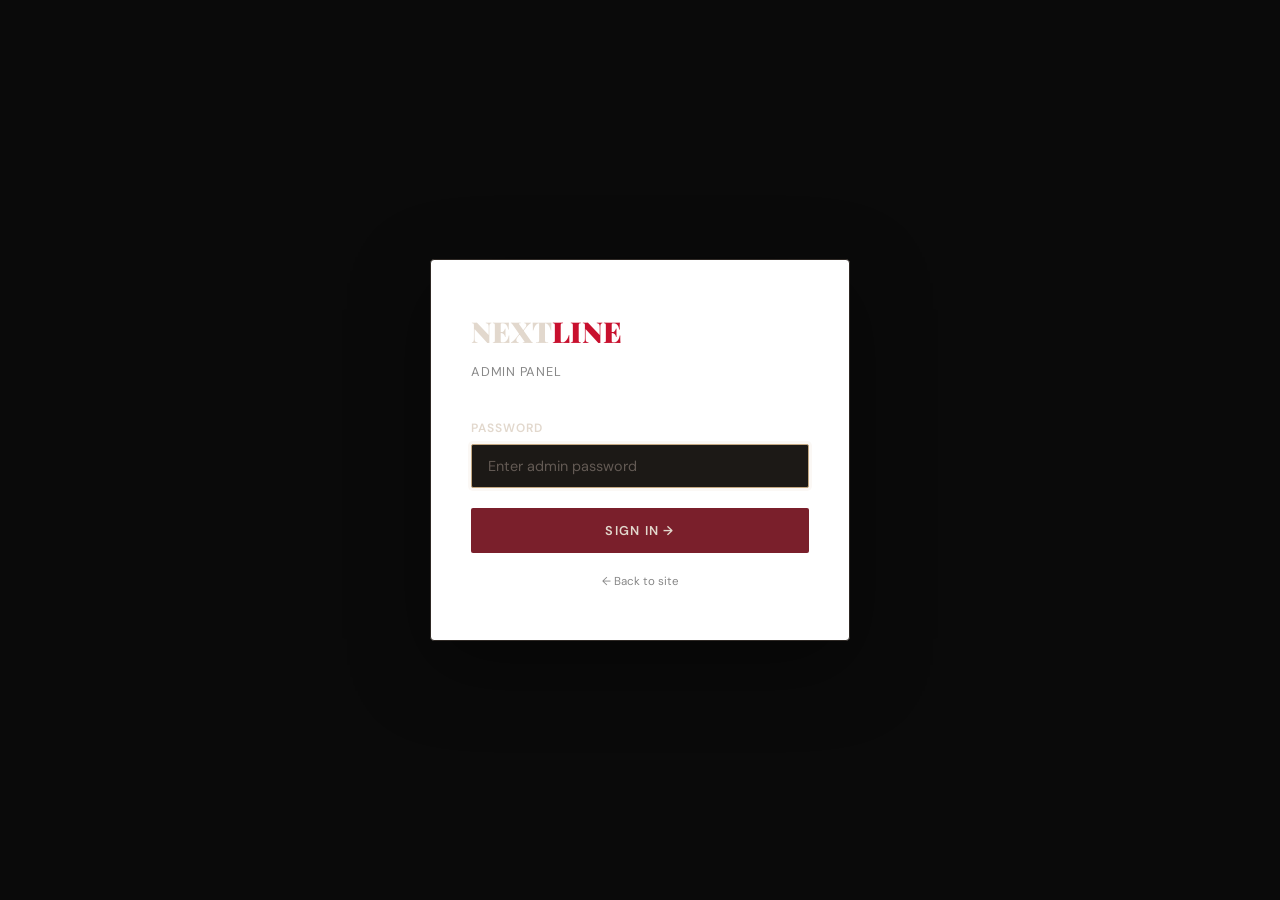
<file: nextline/admin/index.html>
<!DOCTYPE html>
<html lang="en">
<head>
  <meta charset="UTF-8" />
  <meta name="viewport" content="width=device-width, initial-scale=1.0" />
  <title>Admin Login — Nextline</title>
  <link rel="stylesheet" href="../styles.css" />
  <style>
    body { background: #0a0a0a; display: flex; align-items: center; justify-content: center; min-height: 100vh; }
    .login-box {
      background: #fff;
      border-radius: 4px;
      padding: 48px 40px;
      width: 100%;
      max-width: 420px;
      box-shadow: 0 24px 80px rgba(0,0,0,0.4);
    }
    .login-logo { font-family: 'Playfair Display', serif; font-size: 1.8rem; font-weight: 900; margin-bottom: 8px; }
    .login-logo span { color: #C8102E; }
    .login-subtitle { font-size: 0.8rem; color: #888; margin-bottom: 36px; letter-spacing: 0.06em; text-transform: uppercase; }
    .login-error { background: #fff0f2; border: 1px solid #C8102E; color: #C8102E; padding: 10px 14px; border-radius: 2px; font-size: 0.82rem; margin-bottom: 16px; display: none; }
    .login-error.visible { display: block; }
    @import url('https://fonts.googleapis.com/css2?family=Playfair+Display:wght@900&family=DM+Sans:wght@400;600&display=swap');
  </style>
</head>
<body>
  <div class="login-box">
    <div class="login-logo">NEXT<span>LINE</span></div>
    <div class="login-subtitle">Admin Panel</div>

    <div class="login-error" id="loginError">Incorrect password. Please try again.</div>

    <form id="loginForm">
      <div class="form-group" style="margin-bottom:20px;">
        <label class="form-label">Password</label>
        <input type="password" id="password" class="form-input" placeholder="Enter admin password" autofocus />
      </div>
      <button type="submit" class="btn-submit" style="width:100%;justify-content:center;">
        Sign In →
      </button>
    </form>

    <p style="margin-top:20px;font-size:0.72rem;color:#bbb;text-align:center;">
      <a href="../index.html" style="color:#888;">← Back to site</a>
    </p>
  </div>

  <script>
    // Simple password check — change "nextline2025" to your own password
    const ADMIN_PASSWORD = "nextline2025";

    // If already logged in, redirect
    if (sessionStorage.getItem("nl_admin") === "true") {
      location.href = "dashboard.html";
    }

    document.getElementById("loginForm").addEventListener("submit", (e) => {
      e.preventDefault();
      const pw = document.getElementById("password").value;
      if (pw === ADMIN_PASSWORD) {
        sessionStorage.setItem("nl_admin", "true");
        location.href = "dashboard.html";
      } else {
        document.getElementById("loginError").classList.add("visible");
        document.getElementById("password").classList.add("error");
        document.getElementById("password").value = "";
        document.getElementById("password").focus();
      }
    });
  </script>
</body>
</html>
</file>
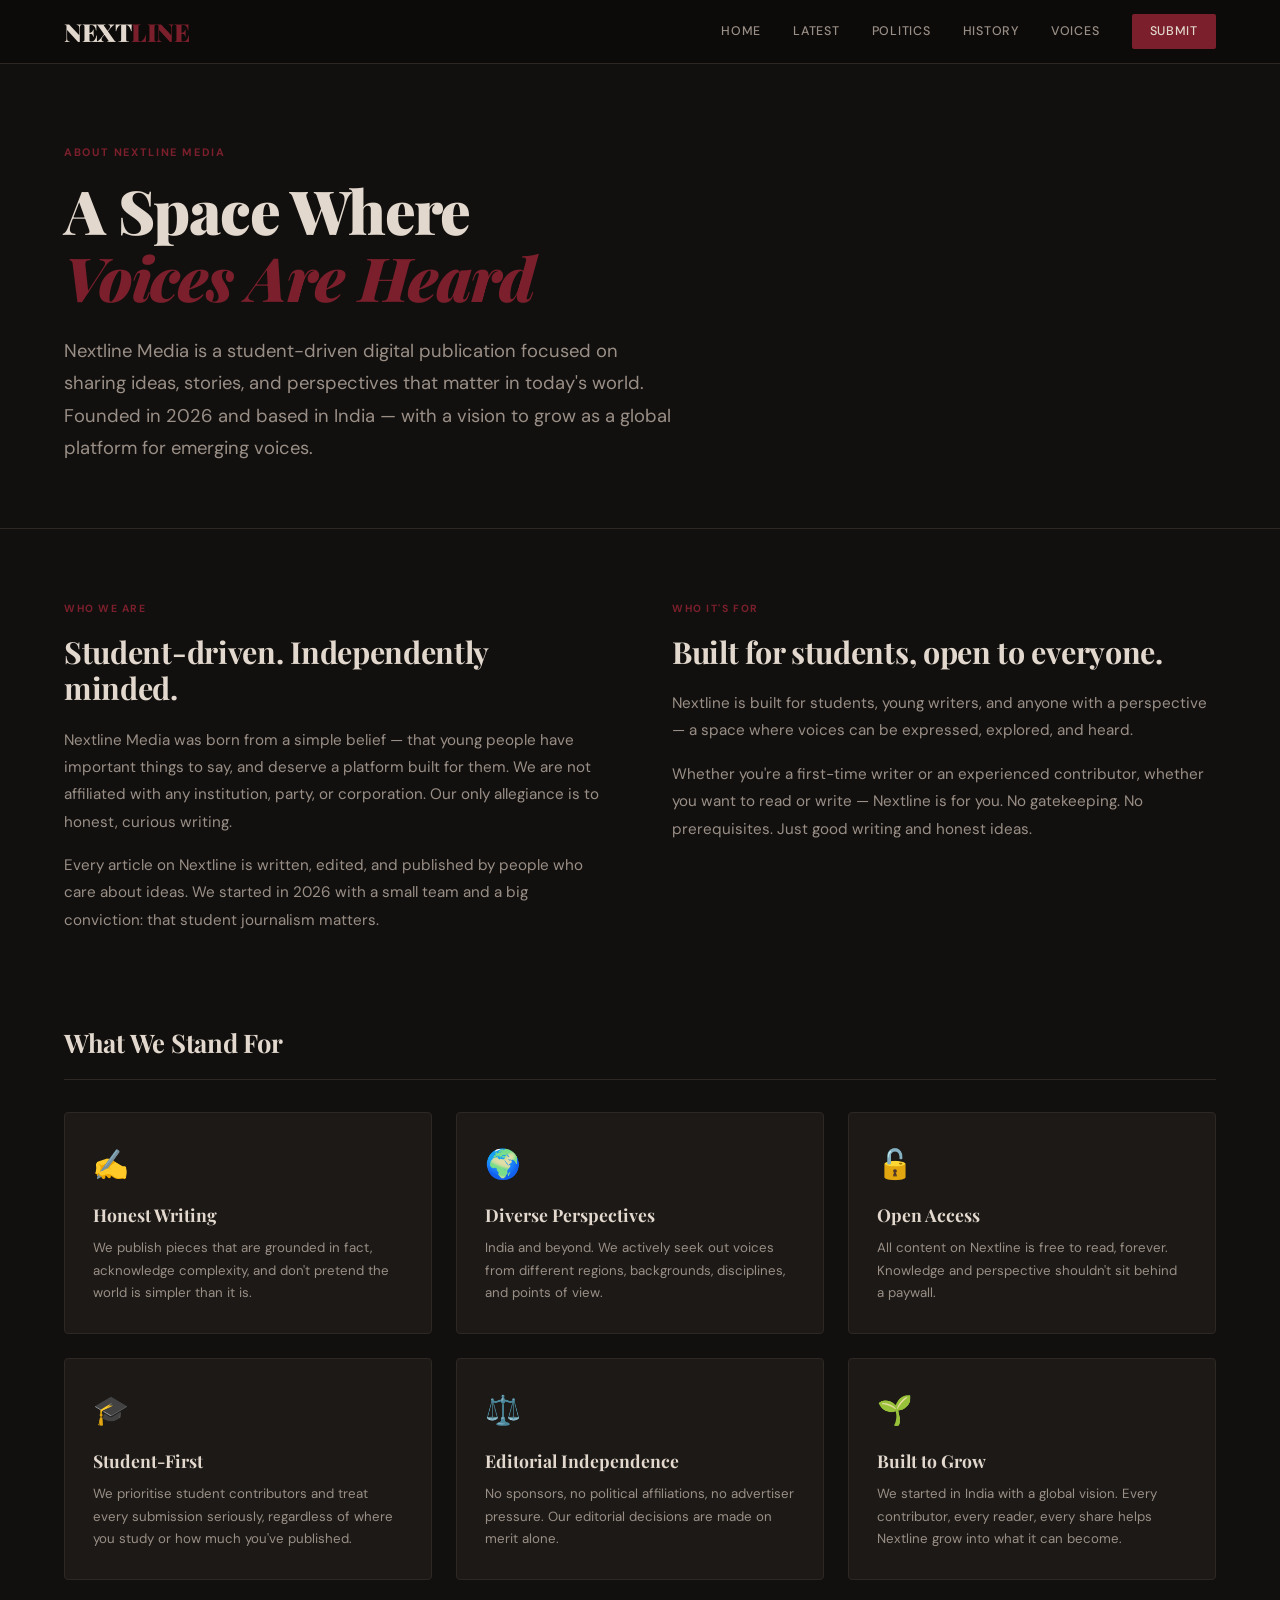
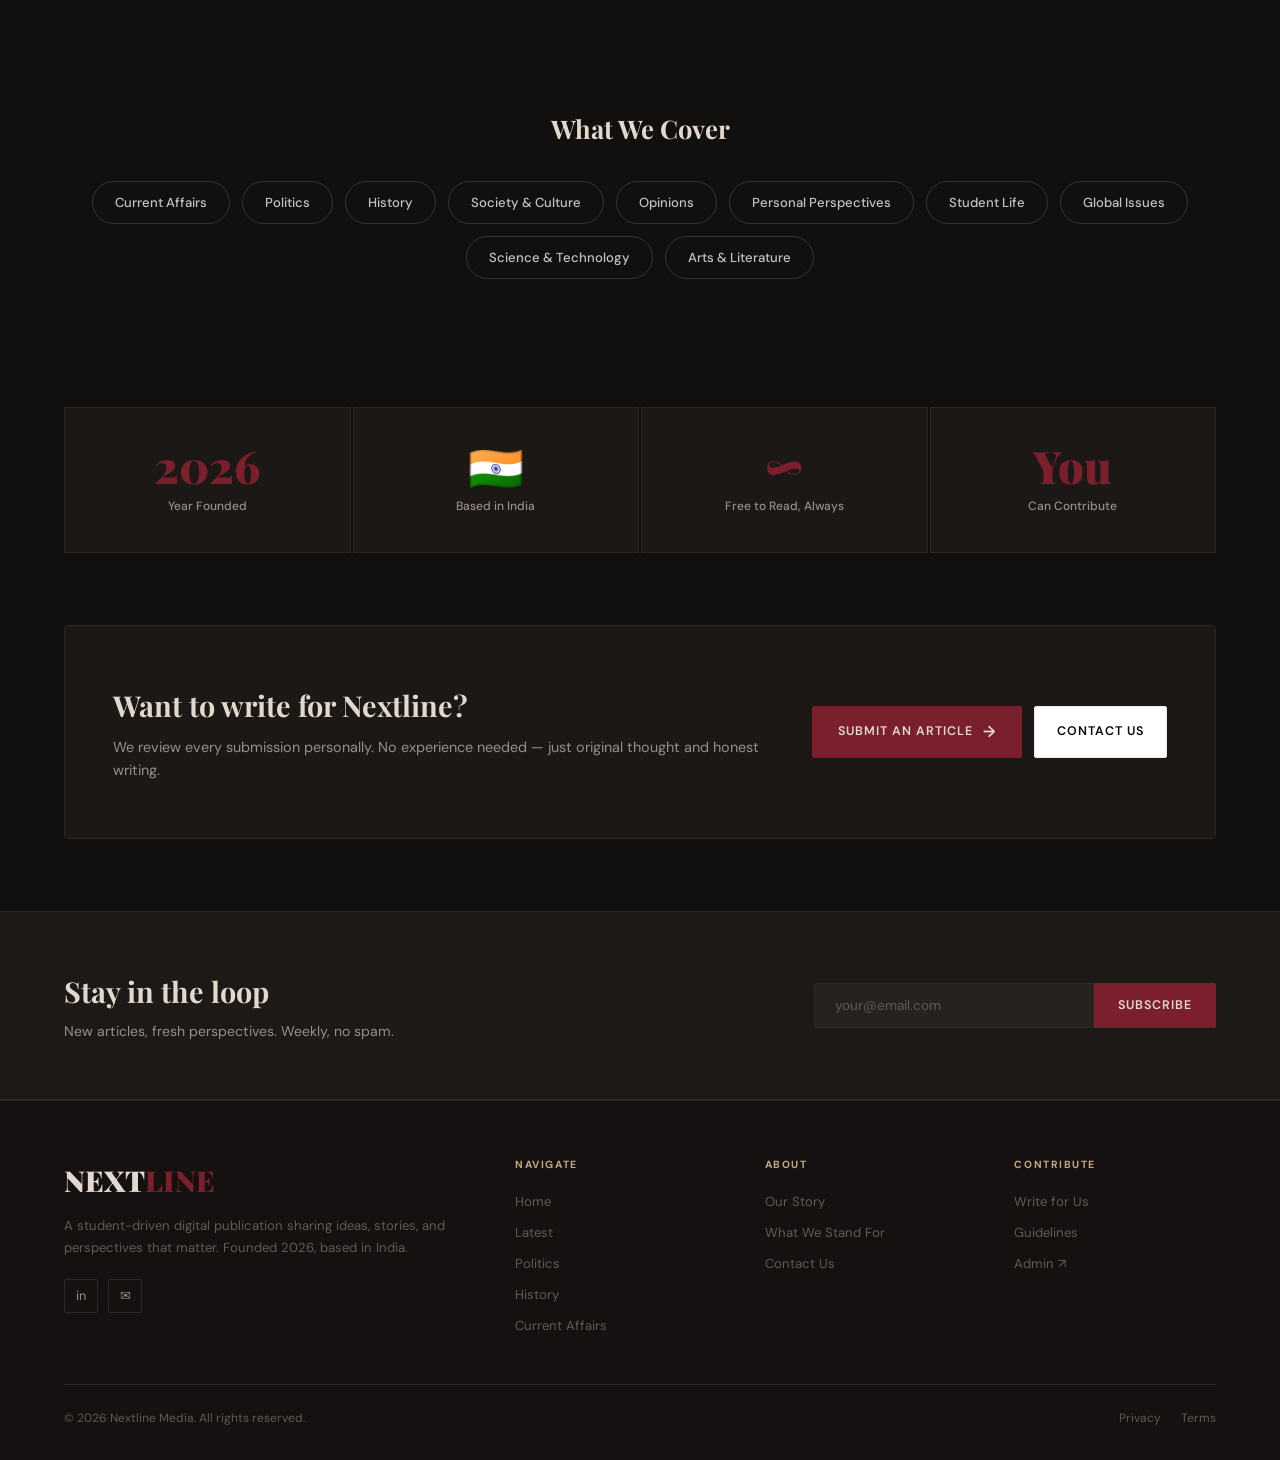
<file: nextline/about.html>
<!DOCTYPE html>
<html lang="en">
<head>
  <meta charset="UTF-8" />
  <meta name="viewport" content="width=device-width, initial-scale=1.0" />
  <title>About — Nextline Media</title>
  <meta name="description" content="Nextline Media is a student-driven digital publication focused on sharing ideas, stories, and perspectives that matter in today's world." />
  <link rel="stylesheet" href="styles.css" />
  <style>
    .about-hero {
      padding: 80px 0 64px;
      border-bottom: 1px solid var(--border);
    }
    .about-hero__inner {
      max-width: 760px;
    }
    .about-hero__eyebrow {
      font-size: 0.68rem;
      font-weight: 700;
      letter-spacing: 0.15em;
      text-transform: uppercase;
      color: var(--accent);
      margin-bottom: 16px;
    }
    .about-hero__title {
      font-family: var(--font-display);
      font-size: clamp(2.4rem, 5vw, 3.8rem);
      font-weight: 900;
      line-height: 1.1;
      letter-spacing: -0.02em;
      margin-bottom: 24px;
    }
    .about-hero__title em { font-style: italic; color: var(--accent); }
    .about-hero__lead {
      font-size: 1.15rem;
      color: var(--mid);
      line-height: 1.75;
      max-width: 620px;
    }

    .about-body {
      padding: 72px 0;
    }
    .about-grid {
      display: grid;
      grid-template-columns: 1fr 1fr;
      gap: 64px;
      align-items: start;
      margin-bottom: 72px;
    }
    .about-section__label {
      font-size: 0.65rem;
      font-weight: 700;
      letter-spacing: 0.15em;
      text-transform: uppercase;
      color: var(--accent);
      margin-bottom: 16px;
    }
    .about-section h2 {
      font-family: var(--font-display);
      font-size: 1.9rem;
      font-weight: 700;
      line-height: 1.2;
      letter-spacing: -0.01em;
      margin-bottom: 20px;
    }
    .about-section p {
      font-size: 0.95rem;
      color: var(--mid);
      line-height: 1.8;
      margin-bottom: 16px;
    }

    /* Values */
    .values-grid {
      display: grid;
      grid-template-columns: repeat(3, 1fr);
      gap: 24px;
      margin-bottom: 72px;
    }
    .value-card {
      padding: 28px;
      border: 1px solid var(--border);
      border-radius: 4px;
      transition: border-color 0.2s, transform 0.2s;
    }
    .value-card:hover {
      border-color: var(--accent);
      transform: translateY(-3px);
    }
    .value-card__icon {
      font-size: 1.8rem;
      margin-bottom: 14px;
    }
    .value-card__title {
      font-family: var(--font-display);
      font-size: 1.1rem;
      font-weight: 700;
      margin-bottom: 8px;
    }
    .value-card__text {
      font-size: 0.83rem;
      color: var(--mid);
      line-height: 1.7;
    }

    /* Topics */
    .topics-strip {
      background: var(--black);
      color: #fff;
      padding: 56px 0;
      margin-bottom: 72px;
    }
    .topics-strip h2 {
      font-family: var(--font-display);
      font-size: 1.6rem;
      font-weight: 700;
      margin-bottom: 32px;
      text-align: center;
    }
    .topics-list {
      display: flex;
      flex-wrap: wrap;
      gap: 12px;
      justify-content: center;
    }
    .topic-pill {
      padding: 10px 22px;
      border: 1px solid rgba(255,255,255,0.15);
      border-radius: 100px;
      font-size: 0.82rem;
      font-weight: 500;
      color: rgba(255,255,255,0.75);
      transition: all 0.2s;
      cursor: default;
    }
    .topic-pill:hover {
      background: var(--accent);
      border-color: var(--accent);
      color: #fff;
    }

    /* Stats */
    .stats-strip {
      display: grid;
      grid-template-columns: repeat(4, 1fr);
      gap: 2px;
      margin-bottom: 72px;
    }
    .stat-block {
      background: var(--bg-off);
      padding: 36px 24px;
      text-align: center;
      border: 1px solid var(--border);
    }
    .stat-block__num {
      font-family: var(--font-display);
      font-size: 2.8rem;
      font-weight: 900;
      color: var(--accent);
      line-height: 1;
      margin-bottom: 8px;
    }
    .stat-block__label {
      font-size: 0.75rem;
      color: var(--mid);
      font-weight: 500;
    }

    /* CTA */
    .about-cta {
      background: var(--bg-off);
      border: 1px solid var(--border);
      border-radius: 4px;
      padding: 56px 48px;
      display: flex;
      align-items: center;
      justify-content: space-between;
      gap: 40px;
    }
    .about-cta h3 {
      font-family: var(--font-display);
      font-size: 1.8rem;
      font-weight: 700;
      margin-bottom: 8px;
    }
    .about-cta p {
      font-size: 0.9rem;
      color: var(--mid);
    }
    .about-cta__btns {
      display: flex;
      gap: 12px;
      flex-shrink: 0;
    }

    @media (max-width: 768px) {
      .about-grid { grid-template-columns: 1fr; gap: 40px; }
      .values-grid { grid-template-columns: 1fr; }
      .stats-strip { grid-template-columns: 1fr 1fr; }
      .about-cta { flex-direction: column; align-items: flex-start; padding: 36px 28px; }
    }
  </style>
</head>
<body>

  <nav class="nav">
    <div class="container nav__inner">
      <a href="index.html" class="nav__logo">NEXT<span>LINE</span></a>
      <div class="nav__links">
        <a href="index.html">Home</a>
        <a href="#">Latest</a>
        <a href="#">Politics</a>
        <a href="#">History</a>
        <a href="#">Voices</a>
        <a href="submit.html" class="nav__submit">Submit</a>
      </div>
      <button class="nav__toggle" aria-label="Toggle menu">
        <span></span><span></span><span></span>
      </button>
    </div>
  </nav>

  <!-- Hero -->
  <section class="about-hero">
    <div class="container">
      <div class="about-hero__inner fade-in">
        <div class="about-hero__eyebrow">About Nextline Media</div>
        <h1 class="about-hero__title">A Space Where<br /><em>Voices Are Heard</em></h1>
        <p class="about-hero__lead">
          Nextline Media is a student-driven digital publication focused on sharing ideas, stories, and perspectives that matter in today's world. Founded in 2026 and based in India — with a vision to grow as a global platform for emerging voices.
        </p>
      </div>
    </div>
  </section>

  <div class="about-body">
    <div class="container">

      <!-- Who we are / Who it's for -->
      <div class="about-grid">
        <div class="about-section fade-in">
          <div class="about-section__label">Who We Are</div>
          <h2>Student-driven. Independently minded.</h2>
          <p>
            Nextline Media was born from a simple belief — that young people have important things to say, and deserve a platform built for them. We are not affiliated with any institution, party, or corporation. Our only allegiance is to honest, curious writing.
          </p>
          <p>
            Every article on Nextline is written, edited, and published by people who care about ideas. We started in 2026 with a small team and a big conviction: that student journalism matters.
          </p>
        </div>
        <div class="about-section fade-in" data-delay="100">
          <div class="about-section__label">Who It's For</div>
          <h2>Built for students, open to everyone.</h2>
          <p>
            Nextline is built for students, young writers, and anyone with a perspective — a space where voices can be expressed, explored, and heard.
          </p>
          <p>
            Whether you're a first-time writer or an experienced contributor, whether you want to read or write — Nextline is for you. No gatekeeping. No prerequisites. Just good writing and honest ideas.
          </p>
        </div>
      </div>

      <!-- Values -->
      <div class="section-header fade-in">
        <h2>What We Stand For</h2>
      </div>
      <div class="values-grid" style="margin-top:32px;">
        <div class="value-card fade-in">
          <div class="value-card__icon">✍️</div>
          <div class="value-card__title">Honest Writing</div>
          <p class="value-card__text">We publish pieces that are grounded in fact, acknowledge complexity, and don't pretend the world is simpler than it is.</p>
        </div>
        <div class="value-card fade-in" data-delay="80">
          <div class="value-card__icon">🌍</div>
          <div class="value-card__title">Diverse Perspectives</div>
          <p class="value-card__text">India and beyond. We actively seek out voices from different regions, backgrounds, disciplines, and points of view.</p>
        </div>
        <div class="value-card fade-in" data-delay="160">
          <div class="value-card__icon">🔓</div>
          <div class="value-card__title">Open Access</div>
          <p class="value-card__text">All content on Nextline is free to read, forever. Knowledge and perspective shouldn't sit behind a paywall.</p>
        </div>
        <div class="value-card fade-in">
          <div class="value-card__icon">🎓</div>
          <div class="value-card__title">Student-First</div>
          <p class="value-card__text">We prioritise student contributors and treat every submission seriously, regardless of where you study or how much you've published.</p>
        </div>
        <div class="value-card fade-in" data-delay="80">
          <div class="value-card__icon">⚖️</div>
          <div class="value-card__title">Editorial Independence</div>
          <p class="value-card__text">No sponsors, no political affiliations, no advertiser pressure. Our editorial decisions are made on merit alone.</p>
        </div>
        <div class="value-card fade-in" data-delay="160">
          <div class="value-card__icon">🌱</div>
          <div class="value-card__title">Built to Grow</div>
          <p class="value-card__text">We started in India with a global vision. Every contributor, every reader, every share helps Nextline grow into what it can become.</p>
        </div>
      </div>

    </div>

    <!-- Topics -->
    <div class="topics-strip">
      <div class="container">
        <h2>What We Cover</h2>
        <div class="topics-list">
          <span class="topic-pill">Current Affairs</span>
          <span class="topic-pill">Politics</span>
          <span class="topic-pill">History</span>
          <span class="topic-pill">Society &amp; Culture</span>
          <span class="topic-pill">Opinions</span>
          <span class="topic-pill">Personal Perspectives</span>
          <span class="topic-pill">Student Life</span>
          <span class="topic-pill">Global Issues</span>
          <span class="topic-pill">Science &amp; Technology</span>
          <span class="topic-pill">Arts &amp; Literature</span>
        </div>
      </div>
    </div>

    <div class="container">

      <!-- Stats -->
      <div class="stats-strip fade-in">
        <div class="stat-block">
          <div class="stat-block__num">2026</div>
          <div class="stat-block__label">Year Founded</div>
        </div>
        <div class="stat-block">
          <div class="stat-block__num">🇮🇳</div>
          <div class="stat-block__label">Based in India</div>
        </div>
        <div class="stat-block">
          <div class="stat-block__num">∞</div>
          <div class="stat-block__label">Free to Read, Always</div>
        </div>
        <div class="stat-block">
          <div class="stat-block__num">You</div>
          <div class="stat-block__label">Can Contribute</div>
        </div>
      </div>

      <!-- CTA -->
      <div class="about-cta fade-in">
        <div>
          <h3>Want to write for Nextline?</h3>
          <p>We review every submission personally. No experience needed — just original thought and honest writing.</p>
        </div>
        <div class="about-cta__btns">
          <a href="submit.html" class="hero__cta">Submit an Article <span class="hero__cta-arrow">→</span></a>
          <a href="mailto:nextline.publications@gmail.com" class="btn-submit" style="background:#fff;color:#0a0a0a;border:1px solid #e8e8e8;padding:13px 22px;border-radius:2px;font-size:0.78rem;font-weight:600;letter-spacing:0.08em;text-transform:uppercase;">Contact Us</a>
        </div>
      </div>

    </div>
  </div>

  <!-- Newsletter -->
  <section class="newsletter">
    <div class="container newsletter__inner">
      <div class="newsletter__copy">
        <h3>Stay in the loop</h3>
        <p>New articles, fresh perspectives. Weekly, no spam.</p>
      </div>
      <form class="newsletter__form" novalidate>
        <input type="email" class="newsletter__input" placeholder="your@email.com" />
        <button type="submit" class="newsletter__btn">Subscribe</button>
      </form>
    </div>
  </section>

  <!-- Footer -->
  <footer class="footer">
    <div class="container">
      <div class="footer__grid">
        <div>
          <div class="footer__brand-name">NEXT<span>LINE</span></div>
          <p class="footer__tagline">A student-driven digital publication sharing ideas, stories, and perspectives that matter. Founded 2026, based in India.</p>
          <div class="footer__social">
            <a href="https://www.linkedin.com/company/nextlinemedia/" target="_blank" aria-label="LinkedIn">in</a>
            <a href="mailto:nextline.publications@gmail.com" aria-label="Email">✉</a>
          </div>
        </div>
        <div>
          <div class="footer__col-title">Navigate</div>
          <div class="footer__links">
            <a href="index.html">Home</a>
            <a href="#">Latest</a>
            <a href="#">Politics</a>
            <a href="#">History</a>
            <a href="#">Current Affairs</a>
          </div>
        </div>
        <div>
          <div class="footer__col-title">About</div>
          <div class="footer__links">
            <a href="about.html">Our Story</a>
            <a href="about.html#values">What We Stand For</a>
            <a href="mailto:nextline.publications@gmail.com">Contact Us</a>
          </div>
        </div>
        <div>
          <div class="footer__col-title">Contribute</div>
          <div class="footer__links">
            <a href="submit.html">Write for Us</a>
            <a href="submit.html#guidelines">Guidelines</a>
            <a href="admin/index.html">Admin ↗</a>
          </div>
        </div>
      </div>
      <div class="footer__bottom">
        <span>© 2026 Nextline Media. All rights reserved.</span>
        <div style="display:flex;gap:20px;">
          <a href="#">Privacy</a>
          <a href="#">Terms</a>
        </div>
      </div>
    </div>
  </footer>

  <script src="script.js"></script>
</body>
</html>
</file>
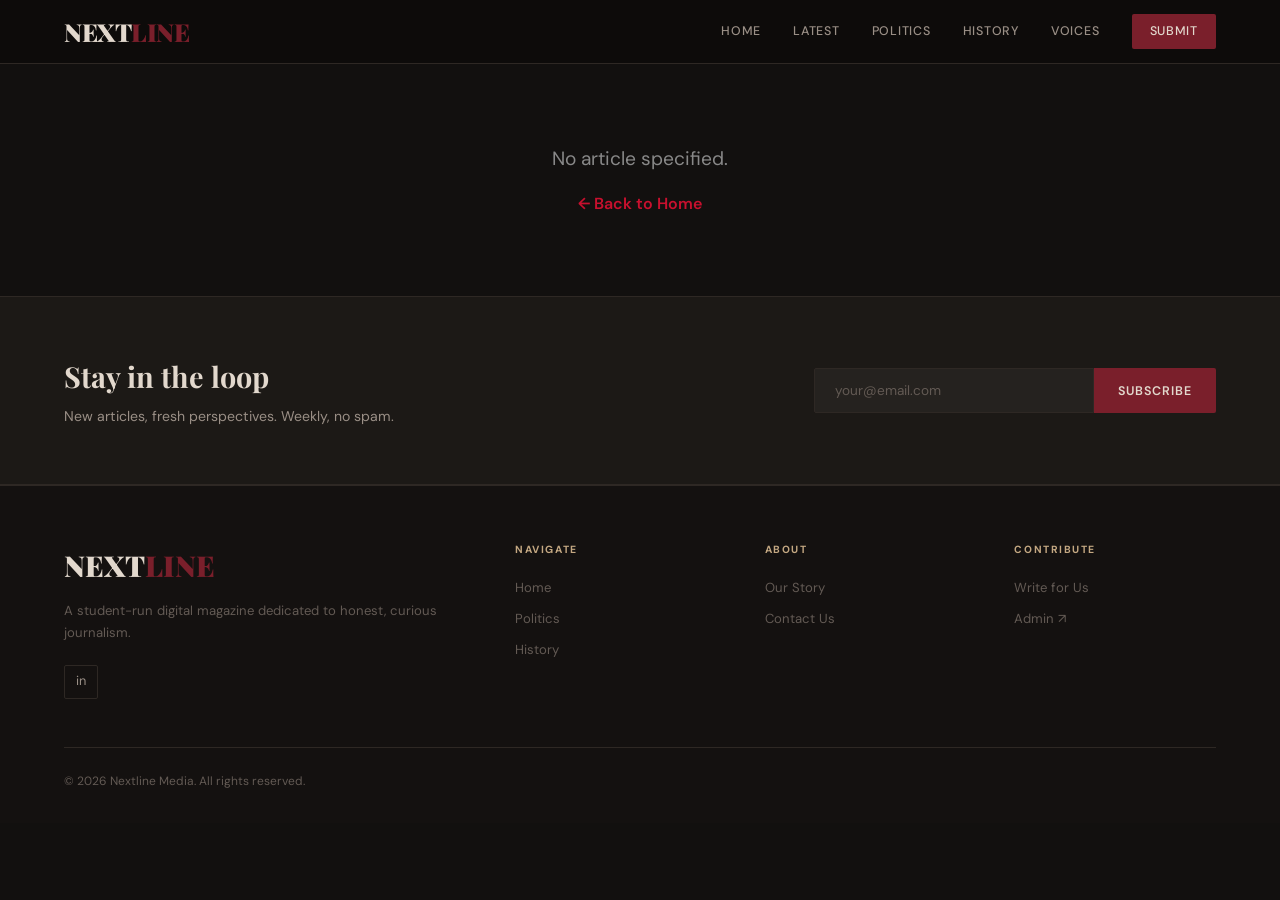
<file: nextline/article.html>
<!DOCTYPE html>
<html lang="en">
<head>
  <meta charset="UTF-8" />
  <meta name="viewport" content="width=device-width, initial-scale=1.0" />
  <title>Article — Nextline</title>
  <link rel="stylesheet" href="styles.css" />
</head>
<body>

  <nav class="nav">
    <div class="container nav__inner">
      <a href="index.html" class="nav__logo">NEXT<span>LINE</span></a>
      <div class="nav__links">
        <a href="index.html">Home</a>
        <a href="#">Latest</a>
        <a href="#">Politics</a>
        <a href="#">History</a>
        <a href="#">Voices</a>
        <a href="submit.html" class="nav__submit">Submit</a>
      </div>
      <button class="nav__toggle" aria-label="Toggle menu">
        <span></span><span></span><span></span>
      </button>
    </div>
  </nav>

  <!-- Article container (filled by JS) -->
  <div id="articleWrap">
    <!-- Loading state -->
    <div style="max-width:820px;margin:64px auto;padding:0 24px;">
      <div style="height:20px;background:#eee;border-radius:4px;width:80px;margin-bottom:24px;"></div>
      <div style="height:3rem;background:#eee;border-radius:4px;margin-bottom:12px;"></div>
      <div style="height:3rem;background:#eee;border-radius:4px;width:60%;margin-bottom:32px;"></div>
      <div style="height:1px;background:#eee;margin-bottom:32px;"></div>
      <div style="height:1rem;background:#eee;border-radius:4px;margin-bottom:12px;"></div>
      <div style="height:1rem;background:#eee;border-radius:4px;margin-bottom:12px;width:90%;"></div>
      <div style="height:1rem;background:#eee;border-radius:4px;width:75%;"></div>
    </div>
  </div>

  <!-- Related -->
  <section class="related" id="relatedSection" style="display:none;">
    <div class="container">
      <div class="section-header"><h2>Related Reading</h2><a href="index.html">Back to home →</a></div>
      <div class="articles-grid" id="relatedGrid"></div>
    </div>
  </section>

  <!-- Newsletter -->
  <section class="newsletter">
    <div class="container newsletter__inner">
      <div class="newsletter__copy"><h3>Stay in the loop</h3><p>New articles, fresh perspectives. Weekly, no spam.</p></div>
      <form class="newsletter__form" novalidate>
        <input type="email" class="newsletter__input" placeholder="your@email.com" />
        <button type="submit" class="newsletter__btn">Subscribe</button>
      </form>
    </div>
  </section>

  <footer class="footer">
    <div class="container">
      <div class="footer__grid">
        <div>
          <div class="footer__brand-name">NEXT<span>LINE</span></div>
          <p class="footer__tagline">A student-run digital magazine dedicated to honest, curious journalism.</p>
          <div class="footer__social">
            
            
            <a href="https://www.linkedin.com/company/nextlinemedia/" target="_blank" aria-label="LinkedIn">in</a>
          </div>
        </div>
        <div>
          <div class="footer__col-title">Navigate</div>
          <div class="footer__links">
            <a href="index.html">Home</a><a href="#">Politics</a><a href="#">History</a>
          </div>
        </div>
        <div>
          <div class="footer__col-title">About</div>
          <div class="footer__links">
            <a href="about.html">Our Story</a><a href="mailto:nextline.publications@gmail.com">Contact Us</a>
          </div>
        </div>
        <div>
          <div class="footer__col-title">Contribute</div>
          <div class="footer__links">
            <a href="submit.html">Write for Us</a><a href="admin/index.html">Admin ↗</a>
          </div>
        </div>
      </div>
      <div class="footer__bottom">
        <span>© 2026 Nextline Media. All rights reserved.</span>
      </div>
    </div>
  </footer>

  <script src="supabase.js"></script>
  <script src="script.js"></script>
  <script>
    function formatDate(iso) {
      return new Date(iso).toLocaleDateString("en-IN", { day: "numeric", month: "long", year: "numeric" });
    }
    function readTime(text) {
      return Math.max(1, Math.ceil((text || "").split(" ").length / 200));
    }

    // Convert plain text with line breaks into paragraphs
    function renderContent(text) {
      return text.split(/\n\n+/).map(para => {
        para = para.trim();
        if (!para) return "";
        // Detect headings (lines starting with # or ##)
        if (para.startsWith("## ")) return `<h2>${para.slice(3)}</h2>`;
        if (para.startsWith("# "))  return `<h2>${para.slice(2)}</h2>`;
        if (para.startsWith("> "))  return `<blockquote><p>${para.slice(2)}</p></blockquote>`;
        return `<p>${para.replace(/\n/g, "<br>")}</p>`;
      }).join("");
    }

    async function loadArticle() {
      const params = new URLSearchParams(location.search);
      const id = params.get("id");

      if (!id) {
        document.getElementById("articleWrap").innerHTML =
          `<div style="text-align:center;padding:80px 24px;">
            <p style="font-size:1.2rem;color:#888;margin-bottom:16px;">No article specified.</p>
            <a href="index.html" style="color:#C8102E;font-weight:600;">← Back to Home</a>
          </div>`;
        return;
      }

      const q = await new SupabaseQuery("articles", sb.headers)
        .select("*").eq("id", id).single().get();

      if (!q.data || q.error) {
        document.getElementById("articleWrap").innerHTML =
          `<div style="text-align:center;padding:80px 24px;">
            <p style="font-size:1.2rem;color:#888;margin-bottom:16px;">Article not found.</p>
            <a href="index.html" style="color:#C8102E;font-weight:600;">← Back to Home</a>
          </div>`;
        return;
      }

      const a = q.data;
      document.title = `${a.title} — Nextline`;

      document.getElementById("articleWrap").innerHTML = `
        <article>
          <header class="article-hero">
            <div class="container">
              <div class="article-hero__inner fade-in">
                <div class="article-hero__tags">
                  <span class="tag tag--filled">${a.category}</span>
                </div>
                <h1 class="article-hero__title">${a.title}</h1>
                ${a.subtitle ? `<p class="article-hero__subtitle">${a.subtitle}</p>` : ""}
                <div class="article-meta">
                  <div class="article-meta__avatar">${a.author.charAt(0).toUpperCase()}</div>
                  <div>
                    <div class="article-meta__author">${a.author}</div>
                    <div class="article-meta__details">${formatDate(a.created_at)} &nbsp;·&nbsp; ${readTime(a.content)} min read</div>
                  </div>
                  <div class="article-meta__share">
                    <button class="share-btn" data-action="twitter">𝕏 Share</button>
                    <button class="share-btn" data-action="copy">🔗 Copy link</button>
                  </div>
                </div>
              </div>
            </div>
            ${a.cover_url ? `
            <div class="article-featured-image fade-in" data-delay="80">
              <img src="${a.cover_url}" alt="${a.title}" />
            </div>` : ""}
          </header>
          <div class="article-body">
            <div class="article-body__inner">
              <div class="article-content fade-in">
                ${renderContent(a.content)}
              </div>
              <div class="voice-card fade-in" style="margin-top:48px;">
                <div class="voice-card__quote">"</div>
                <p class="voice-card__text">Written by ${a.author} and published on Nextline.</p>
                <div class="voice-card__author">
                  <div class="voice-card__avatar">${a.author.charAt(0).toUpperCase()}</div>
                  <div>
                    <div class="voice-card__name">${a.author}</div>
                    <div class="voice-card__uni">${a.category}</div>
                  </div>
                </div>
              </div>
            </div>
          </div>
        </article>`;

      initFadeIn();
      initShareButtons();
      loadRelated(a.category, a.id);
    }

    async function loadRelated(category, excludeId) {
      const q = await new SupabaseQuery("articles", sb.headers)
        .select("*").eq("published", "true").eq("category", category)
        .order("created_at", { ascending: false }).limit(4).get();

      const articles = (q.data || []).filter(a => a.id !== excludeId).slice(0, 3);
      if (articles.length === 0) return;

      document.getElementById("relatedSection").style.display = "block";
      document.getElementById("relatedGrid").innerHTML = articles.map(a => `
        <a href="article.html?id=${a.id}" class="card">
          <div class="card__image">
            <img src="${a.cover_url || 'https://images.unsplash.com/photo-1524995997946-a1c2e315a42f?w=600&q=80'}" alt="${a.title}" loading="lazy" />
          </div>
          <span class="tag card__tag">${a.category}</span>
          <h3 class="card__title">${a.title}</h3>
          <div class="card__meta"><span>${a.author}</span><span>·</span><span>${readTime(a.content)} min</span></div>
        </a>`).join("");
    }

    loadArticle();
  </script>
</body>
</html>
</file>
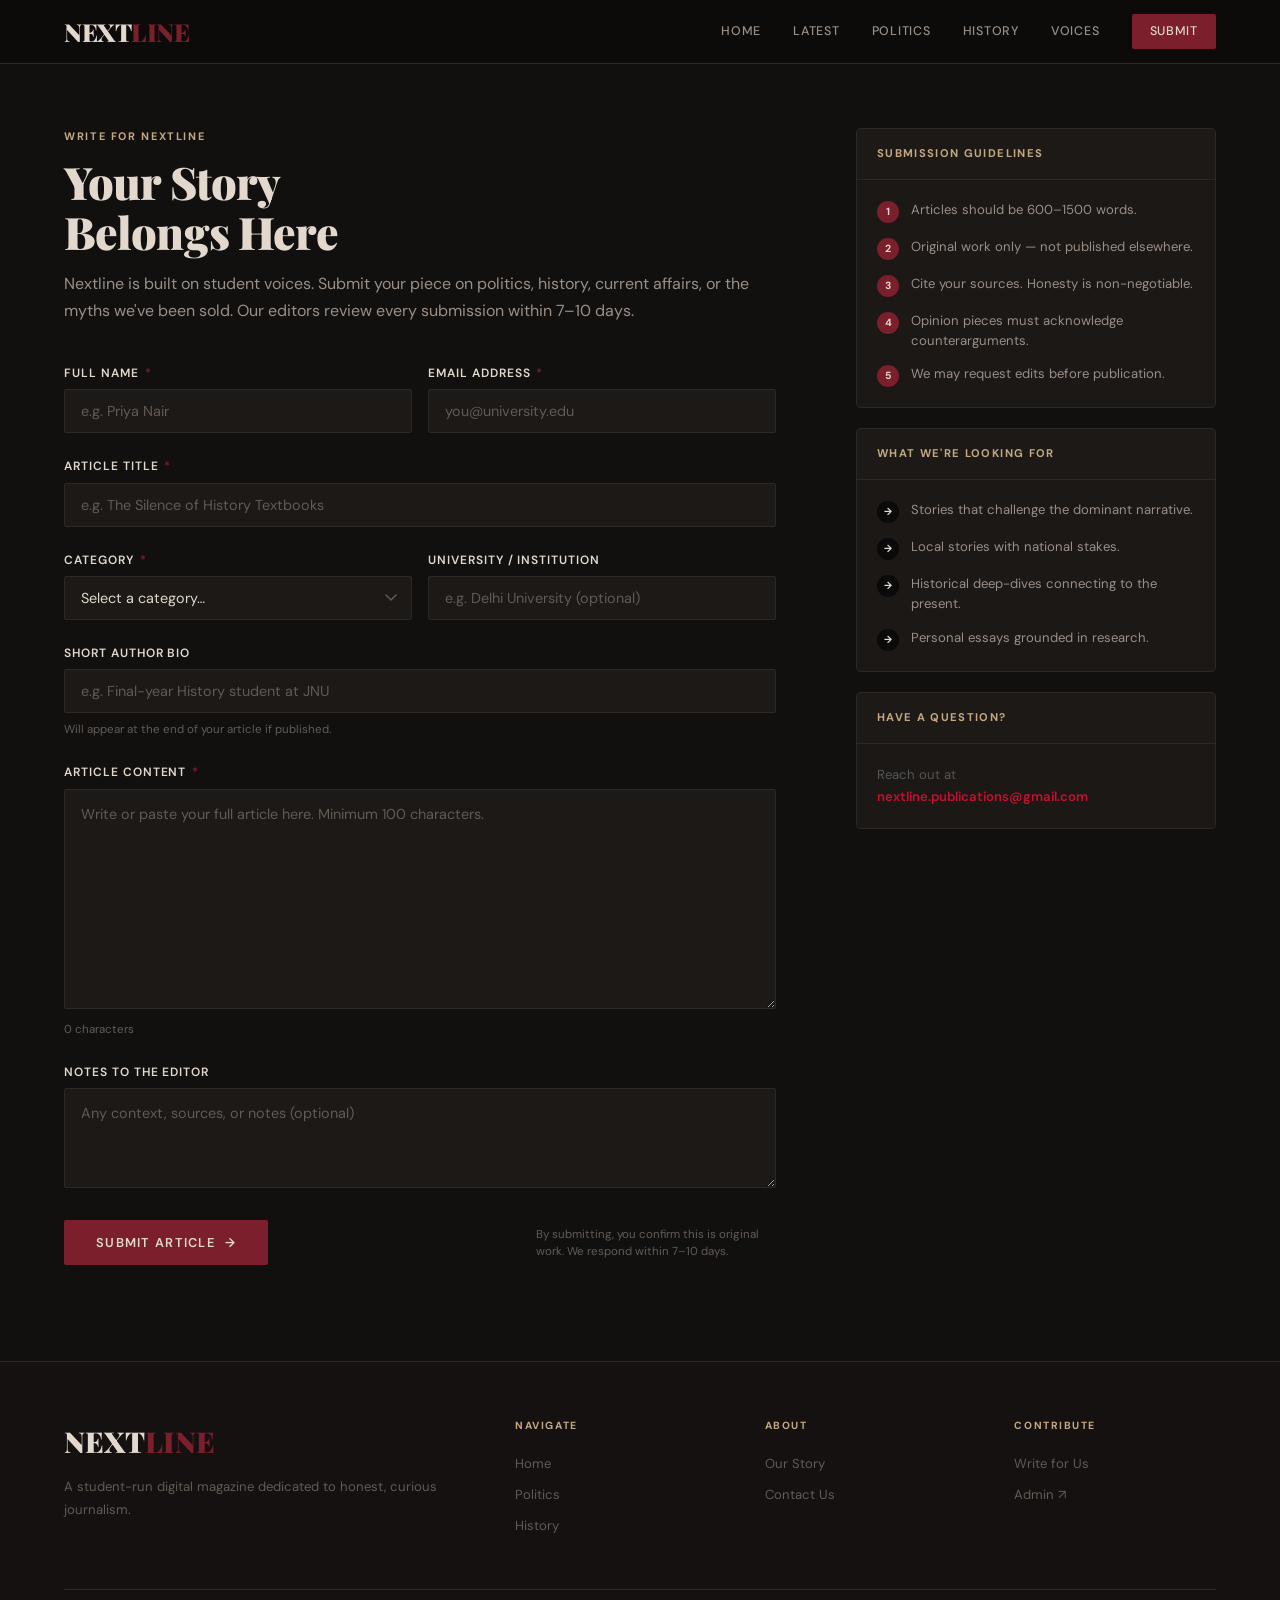
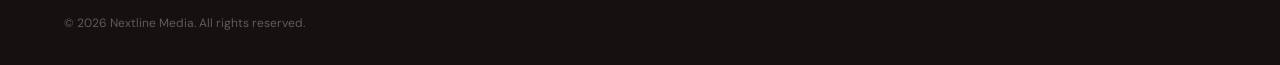
<file: nextline/submit.html>
<!DOCTYPE html>
<html lang="en">
<head>
  <meta charset="UTF-8" />
  <meta name="viewport" content="width=device-width, initial-scale=1.0" />
  <title>Submit Your Article — Nextline</title>
  <link rel="stylesheet" href="styles.css" />
</head>
<body>

  <nav class="nav">
    <div class="container nav__inner">
      <a href="index.html" class="nav__logo">NEXT<span>LINE</span></a>
      <div class="nav__links">
        <a href="index.html">Home</a>
        <a href="#">Latest</a>
        <a href="#">Politics</a>
        <a href="#">History</a>
        <a href="#">Voices</a>
        <a href="submit.html" class="nav__submit">Submit</a>
      </div>
      <button class="nav__toggle" aria-label="Toggle menu">
        <span></span><span></span><span></span>
      </button>
    </div>
  </nav>

  <main class="submit-page">
    <div class="container">
      <div class="submit-page__inner">

        <div>
          <div class="submit-header fade-in">
            <div class="submit-header__eyebrow">Write for Nextline</div>
            <h1>Your Story<br />Belongs Here</h1>
            <p>Nextline is built on student voices. Submit your piece on politics, history, current affairs, or the myths we've been sold. Our editors review every submission within 7–10 days.</p>
          </div>

          <form class="submit-form fade-in" id="submitForm" novalidate>
            <div class="form-row">
              <div class="form-group">
                <label class="form-label" for="name">Full Name <span class="required">*</span></label>
                <input type="text" id="name" class="form-input" placeholder="e.g. Priya Nair" autocomplete="name" />
                <span class="form-error" id="nameError">Please enter your full name.</span>
              </div>
              <div class="form-group">
                <label class="form-label" for="email">Email Address <span class="required">*</span></label>
                <input type="email" id="email" class="form-input" placeholder="you@university.edu" autocomplete="email" />
                <span class="form-error" id="emailError">Please enter a valid email.</span>
              </div>
            </div>

            <div class="form-group">
              <label class="form-label" for="title">Article Title <span class="required">*</span></label>
              <input type="text" id="title" class="form-input" placeholder="e.g. The Silence of History Textbooks" />
              <span class="form-error" id="titleError">Please enter a title (at least 5 characters).</span>
            </div>

            <div class="form-row">
              <div class="form-group">
                <label class="form-label" for="category">Category <span class="required">*</span></label>
                <select id="category" class="form-select">
                  <option value="">Select a category…</option>
                  <option value="Politics">Politics</option>
                  <option value="History">History</option>
                  <option value="Current Affairs">Current Affairs</option>
                  <option value="Myths">Myths &amp; Misconceptions</option>
                  <option value="Culture">Culture &amp; Society</option>
                  <option value="Other">Other</option>
                </select>
                <span class="form-error" id="categoryError">Please select a category.</span>
              </div>
              <div class="form-group">
                <label class="form-label" for="university">University / Institution</label>
                <input type="text" id="university" class="form-input" placeholder="e.g. Delhi University (optional)" />
              </div>
            </div>

            <div class="form-group">
              <label class="form-label" for="bio">Short Author Bio</label>
              <input type="text" id="bio" class="form-input" placeholder="e.g. Final-year History student at JNU" />
              <span class="form-hint">Will appear at the end of your article if published.</span>
            </div>

            <div class="form-group">
              <label class="form-label" for="content">Article Content <span class="required">*</span></label>
              <textarea id="content" class="form-textarea" placeholder="Write or paste your full article here. Minimum 100 characters."></textarea>
              <div style="display:flex;justify-content:space-between;margin-top:4px;">
                <span class="form-error" id="contentError">Article must be at least 100 characters.</span>
                <span class="form-hint" id="charCount">0 characters</span>
              </div>
            </div>

            <div class="form-group">
              <label class="form-label" for="notes">Notes to the Editor</label>
              <textarea id="notes" class="form-textarea" style="min-height:100px;" placeholder="Any context, sources, or notes (optional)"></textarea>
            </div>

            <div id="submitError" style="display:none;padding:12px 16px;background:#fff0f2;border:1px solid #C8102E;border-radius:2px;color:#C8102E;font-size:0.85rem;"></div>

            <div class="form-submit">
              <button type="submit" class="btn-submit" id="submitBtn">
                Submit Article <span>→</span>
              </button>
              <p class="form-privacy">By submitting, you confirm this is original work. We respond within 7–10 days.</p>
            </div>
          </form>

          <!-- Success -->
          <div class="form-success" id="formSuccess">
            <div class="form-success__icon">✓</div>
            <h3>Submission Received!</h3>
            <p>Thank you for submitting to Nextline. Our editorial team will review your piece and get back to you within 7–10 days.</p>
            <br />
            <a href="index.html" class="hero__cta" style="display:inline-flex;">Back to Home <span class="hero__cta-arrow">→</span></a>
          </div>
        </div>

        <!-- Sidebar -->
        <aside class="submit-sidebar fade-in" data-delay="100">
          <div class="sidebar-widget">
            <div class="sidebar-widget__header">Submission Guidelines</div>
            <div class="sidebar-widget__body">
              <div class="guidelines-list">
                <div class="guideline-item"><span class="guideline-item__num">1</span><span>Articles should be 600–1500 words.</span></div>
                <div class="guideline-item"><span class="guideline-item__num">2</span><span>Original work only — not published elsewhere.</span></div>
                <div class="guideline-item"><span class="guideline-item__num">3</span><span>Cite your sources. Honesty is non-negotiable.</span></div>
                <div class="guideline-item"><span class="guideline-item__num">4</span><span>Opinion pieces must acknowledge counterarguments.</span></div>
                <div class="guideline-item"><span class="guideline-item__num">5</span><span>We may request edits before publication.</span></div>
              </div>
            </div>
          </div>

          <div class="sidebar-widget">
            <div class="sidebar-widget__header">What We're Looking For</div>
            <div class="sidebar-widget__body">
              <div class="guidelines-list">
                <div class="guideline-item"><span class="guideline-item__num" style="background:#0a0a0a;">→</span><span>Stories that challenge the dominant narrative.</span></div>
                <div class="guideline-item"><span class="guideline-item__num" style="background:#0a0a0a;">→</span><span>Local stories with national stakes.</span></div>
                <div class="guideline-item"><span class="guideline-item__num" style="background:#0a0a0a;">→</span><span>Historical deep-dives connecting to the present.</span></div>
                <div class="guideline-item"><span class="guideline-item__num" style="background:#0a0a0a;">→</span><span>Personal essays grounded in research.</span></div>
              </div>
            </div>
          </div>

          <div class="sidebar-widget">
            <div class="sidebar-widget__header">Have a Question?</div>
            <div class="sidebar-widget__body">
              <p style="font-size:0.82rem;color:#555;line-height:1.7;">
                Reach out at<br />
                <a href="mailto:nextline.publications@gmail.com" style="color:#C8102E;font-weight:600;">nextline.publications@gmail.com</a>
              </p>
            </div>
          </div>
        </aside>
      </div>
    </div>
  </main>

  <footer class="footer">
    <div class="container">
      <div class="footer__grid">
        <div>
          <div class="footer__brand-name">NEXT<span>LINE</span></div>
          <p class="footer__tagline">A student-run digital magazine dedicated to honest, curious journalism.</p>
        </div>
        <div>
          <div class="footer__col-title">Navigate</div>
          <div class="footer__links"><a href="index.html">Home</a><a href="#">Politics</a><a href="#">History</a></div>
        </div>
        <div>
          <div class="footer__col-title">About</div>
          <div class="footer__links"><a href="#">Our Story</a><a href="#">Contact Us</a></div>
        </div>
        <div>
          <div class="footer__col-title">Contribute</div>
          <div class="footer__links"><a href="submit.html">Write for Us</a><a href="admin/index.html">Admin ↗</a></div>
        </div>
      </div>
      <div class="footer__bottom"><span>© 2026 Nextline Media. All rights reserved.</span></div>
    </div>
  </footer>

  <script src="supabase.js"></script>
  <script src="script.js"></script>
  <script>
    const fields = {
      name:     { el: document.getElementById("name"),     err: document.getElementById("nameError"),     rule: v => v.trim().length >= 2 },
      email:    { el: document.getElementById("email"),    err: document.getElementById("emailError"),    rule: v => /^[^\s@]+@[^\s@]+\.[^\s@]+$/.test(v) },
      title:    { el: document.getElementById("title"),    err: document.getElementById("titleError"),    rule: v => v.trim().length >= 5 },
      category: { el: document.getElementById("category"), err: document.getElementById("categoryError"), rule: v => v !== "" },
      content:  { el: document.getElementById("content"),  err: document.getElementById("contentError"),  rule: v => v.trim().length >= 100 },
    };

    Object.values(fields).forEach(({ el, err, rule }) => {
      el.addEventListener("blur", () => validate(el, err, rule));
      el.addEventListener("input", () => { if (el.classList.contains("error")) validate(el, err, rule); });
    });

    // Char counter
    document.getElementById("content").addEventListener("input", function() {
      const len = this.value.trim().length;
      const el = document.getElementById("charCount");
      el.textContent = `${len} characters${len < 100 ? " (min 100)" : " ✓"}`;
      el.style.color = len >= 100 ? "#555" : "#C8102E";
    });

    function validate(el, err, rule) {
      const ok = rule(el.value);
      el.classList.toggle("error", !ok);
      err.classList.toggle("visible", !ok);
      return ok;
    }

    document.getElementById("submitForm").addEventListener("submit", async (e) => {
      e.preventDefault();
      let valid = true;
      Object.values(fields).forEach(({ el, err, rule }) => { if (!validate(el, err, rule)) valid = false; });
      if (!valid) return;

      const btn = document.getElementById("submitBtn");
      const errBox = document.getElementById("submitError");
      btn.disabled = true;
      btn.textContent = "Submitting…";
      errBox.style.display = "none";

      const { error } = await new SupabaseQuery("submissions", sb.headers).insert({
        name:       document.getElementById("name").value.trim(),
        email:      document.getElementById("email").value.trim(),
        title:      document.getElementById("title").value.trim(),
        category:   document.getElementById("category").value,
        university: document.getElementById("university").value.trim(),
        bio:        document.getElementById("bio").value.trim(),
        content:    document.getElementById("content").value.trim(),
        notes:      document.getElementById("notes").value.trim(),
        status:     "pending"
      });

      if (error) {
        errBox.textContent = "Something went wrong. Please try again.";
        errBox.style.display = "block";
        btn.disabled = false;
        btn.innerHTML = "Submit Article <span>→</span>";
        return;
      }

      document.getElementById("submitForm").style.display = "none";
      const success = document.getElementById("formSuccess");
      success.classList.add("visible");
      success.scrollIntoView({ behavior: "smooth", block: "center" });
    });
  </script>
</body>
</html>
</file>
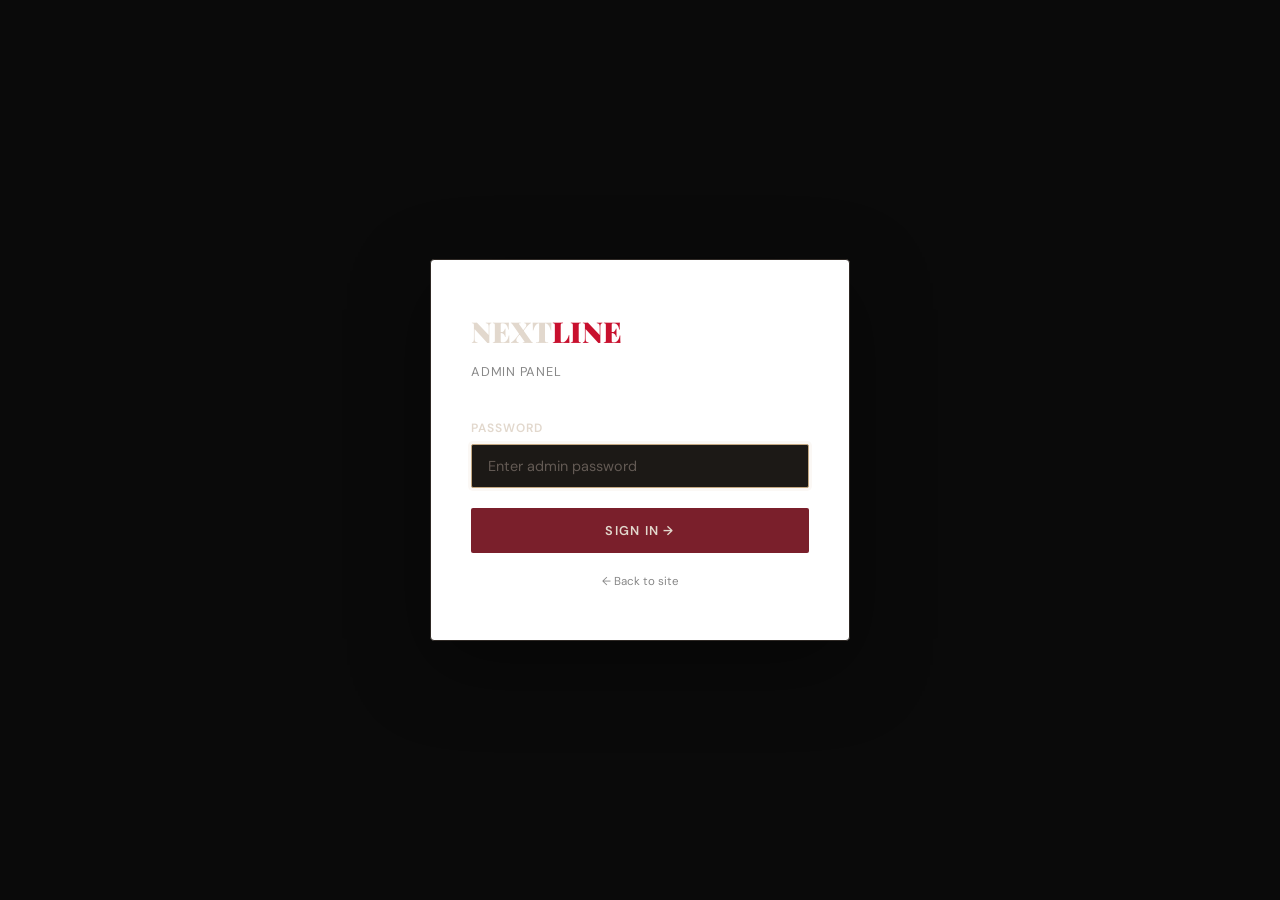
<file: nextline/admin/dashboard.html>
<!DOCTYPE html>
<html lang="en">
<head>
  <meta charset="UTF-8" />
  <meta name="viewport" content="width=device-width, initial-scale=1.0" />
  <title>Dashboard — Nextline Admin</title>
  <link rel="stylesheet" href="../styles.css" />
  <style>
    @import url('https://fonts.googleapis.com/css2?family=Playfair+Display:wght@700;900&family=DM+Sans:wght@300;400;500;600&display=swap');

    body { background: #f4f4f2; font-family: 'DM Sans', sans-serif; }

    /* Sidebar layout */
    .admin-layout { display: flex; min-height: 100vh; }

    .sidebar {
      width: 240px;
      background: #0a0a0a;
      color: #fff;
      flex-shrink: 0;
      display: flex;
      flex-direction: column;
      position: fixed;
      top: 0; left: 0; bottom: 0;
      z-index: 50;
    }

    .sidebar__logo {
      font-family: 'Playfair Display', serif;
      font-size: 1.3rem;
      font-weight: 900;
      padding: 28px 24px 20px;
      border-bottom: 1px solid rgba(255,255,255,0.08);
    }
    .sidebar__logo span { color: #C8102E; }
    .sidebar__sublabel { font-size: 0.6rem; letter-spacing: 0.14em; text-transform: uppercase; color: rgba(255,255,255,0.35); display: block; margin-top: 2px; }

    .sidebar__nav { padding: 16px 0; flex: 1; }

    .sidebar__link {
      display: flex;
      align-items: center;
      gap: 10px;
      padding: 11px 24px;
      font-size: 0.82rem;
      font-weight: 500;
      color: rgba(255,255,255,0.55);
      cursor: pointer;
      transition: all 0.15s;
      border-left: 3px solid transparent;
      text-decoration: none;
    }
    .sidebar__link:hover { color: #fff; background: rgba(255,255,255,0.04); }
    .sidebar__link.active { color: #fff; border-left-color: #C8102E; background: rgba(200,16,46,0.08); }
    .sidebar__link .icon { font-size: 1rem; width: 18px; text-align: center; }

    .sidebar__footer {
      padding: 16px 24px;
      border-top: 1px solid rgba(255,255,255,0.08);
      font-size: 0.75rem;
      color: rgba(255,255,255,0.3);
      display: flex;
      justify-content: space-between;
      align-items: center;
    }
    .sidebar__footer a { color: rgba(255,255,255,0.4); font-size: 0.72rem; }
    .sidebar__footer a:hover { color: #fff; }

    /* Main content */
    .admin-main {
      margin-left: 240px;
      flex: 1;
      padding: 32px;
      max-width: calc(100vw - 240px);
    }

    .admin-topbar {
      display: flex;
      align-items: center;
      justify-content: space-between;
      margin-bottom: 32px;
    }

    .admin-topbar h1 {
      font-family: 'Playfair Display', serif;
      font-size: 1.6rem;
      font-weight: 700;
    }

    .btn-primary {
      background: #C8102E;
      color: #fff;
      border: none;
      padding: 10px 20px;
      font-family: 'DM Sans', sans-serif;
      font-size: 0.8rem;
      font-weight: 600;
      letter-spacing: 0.06em;
      border-radius: 2px;
      cursor: pointer;
      transition: opacity 0.2s;
    }
    .btn-primary:hover { opacity: 0.85; }

    .btn-secondary {
      background: #fff;
      color: #0a0a0a;
      border: 1px solid #e8e8e8;
      padding: 8px 16px;
      font-family: 'DM Sans', sans-serif;
      font-size: 0.78rem;
      font-weight: 500;
      border-radius: 2px;
      cursor: pointer;
      transition: all 0.15s;
    }
    .btn-secondary:hover { border-color: #0a0a0a; }

    .btn-danger {
      background: none;
      border: 1px solid #e8e8e8;
      color: #C8102E;
      padding: 6px 12px;
      font-family: 'DM Sans', sans-serif;
      font-size: 0.72rem;
      font-weight: 600;
      border-radius: 2px;
      cursor: pointer;
      transition: all 0.15s;
    }
    .btn-danger:hover { background: #C8102E; color: #fff; border-color: #C8102E; }

    /* Stats */
    .stats-grid {
      display: grid;
      grid-template-columns: repeat(4, 1fr);
      gap: 16px;
      margin-bottom: 32px;
    }

    .stat-card {
      background: #fff;
      border-radius: 4px;
      padding: 20px 24px;
      border: 1px solid #e8e8e8;
    }

    .stat-card__label {
      font-size: 0.65rem;
      font-weight: 700;
      letter-spacing: 0.12em;
      text-transform: uppercase;
      color: #888;
      margin-bottom: 8px;
    }

    .stat-card__value {
      font-family: 'Playfair Display', serif;
      font-size: 2rem;
      font-weight: 700;
      line-height: 1;
    }

    .stat-card__sub { font-size: 0.72rem; color: #aaa; margin-top: 4px; }

    /* Tab panels */
    .tabs {
      display: flex;
      gap: 0;
      border-bottom: 2px solid #e8e8e8;
      margin-bottom: 24px;
    }

    .tab-btn {
      padding: 10px 20px;
      font-size: 0.8rem;
      font-weight: 600;
      color: #888;
      background: none;
      border: none;
      border-bottom: 2px solid transparent;
      margin-bottom: -2px;
      cursor: pointer;
      transition: all 0.15s;
      font-family: 'DM Sans', sans-serif;
    }
    .tab-btn:hover { color: #0a0a0a; }
    .tab-btn.active { color: #C8102E; border-bottom-color: #C8102E; }

    .tab-panel { display: none; }
    .tab-panel.active { display: block; }

    /* Table */
    .data-table {
      background: #fff;
      border: 1px solid #e8e8e8;
      border-radius: 4px;
      overflow: hidden;
      width: 100%;
    }

    .data-table table {
      width: 100%;
      border-collapse: collapse;
    }

    .data-table th {
      background: #f9f8f6;
      padding: 12px 16px;
      text-align: left;
      font-size: 0.65rem;
      font-weight: 700;
      letter-spacing: 0.1em;
      text-transform: uppercase;
      color: #888;
      border-bottom: 1px solid #e8e8e8;
    }

    .data-table td {
      padding: 14px 16px;
      font-size: 0.85rem;
      border-bottom: 1px solid #f0f0f0;
      vertical-align: middle;
    }

    .data-table tr:last-child td { border-bottom: none; }
    .data-table tr:hover td { background: #fafafa; }

    .status-badge {
      display: inline-block;
      padding: 3px 10px;
      border-radius: 20px;
      font-size: 0.65rem;
      font-weight: 700;
      letter-spacing: 0.06em;
      text-transform: uppercase;
    }

    .status-badge--published { background: #e8f5e9; color: #2e7d32; }
    .status-badge--draft     { background: #f5f5f5; color: #777; }
    .status-badge--pending   { background: #fff3e0; color: #e65100; }
    .status-badge--approved  { background: #e8f5e9; color: #2e7d32; }
    .status-badge--rejected  { background: #fce4ec; color: #c62828; }

    .table-actions { display: flex; gap: 8px; align-items: center; }

    /* Article form modal */
    .modal-overlay {
      position: fixed; inset: 0;
      background: rgba(0,0,0,0.5);
      z-index: 200;
      display: none;
      align-items: flex-start;
      justify-content: center;
      padding: 32px 16px;
      overflow-y: auto;
    }
    .modal-overlay.open { display: flex; }

    .modal {
      background: #fff;
      border-radius: 4px;
      width: 100%;
      max-width: 760px;
      padding: 36px 40px;
      position: relative;
    }

    .modal__header {
      display: flex;
      align-items: center;
      justify-content: space-between;
      margin-bottom: 28px;
    }

    .modal__title {
      font-family: 'Playfair Display', serif;
      font-size: 1.4rem;
      font-weight: 700;
    }

    .modal__close {
      width: 32px; height: 32px;
      border: 1px solid #e8e8e8;
      border-radius: 2px;
      background: none;
      font-size: 1rem;
      cursor: pointer;
      display: flex; align-items: center; justify-content: center;
      color: #555;
      transition: all 0.15s;
    }
    .modal__close:hover { background: #0a0a0a; color: #fff; border-color: #0a0a0a; }

    .modal-form { display: flex; flex-direction: column; gap: 20px; }

    .modal-actions {
      display: flex;
      gap: 12px;
      padding-top: 8px;
      border-top: 1px solid #e8e8e8;
      margin-top: 8px;
    }

    .empty-state {
      text-align: center;
      padding: 64px 24px;
      color: #aaa;
    }
    .empty-state p { font-size: 0.9rem; margin-bottom: 16px; }

    /* Toast */
    .toast {
      position: fixed;
      bottom: 24px;
      right: 24px;
      background: #0a0a0a;
      color: #fff;
      padding: 12px 20px;
      border-radius: 4px;
      font-size: 0.82rem;
      font-weight: 500;
      z-index: 999;
      transform: translateY(80px);
      opacity: 0;
      transition: all 0.3s ease;
    }
    .toast.show { transform: translateY(0); opacity: 1; }
    .toast.success { border-left: 4px solid #4caf50; }
    .toast.error   { border-left: 4px solid #C8102E; }

    /* View submission panel */
    .submission-detail {
      background: #f9f8f6;
      border: 1px solid #e8e8e8;
      border-radius: 4px;
      padding: 24px;
      margin-top: 16px;
      display: none;
    }
    .submission-detail.open { display: block; }
    .submission-detail pre {
      white-space: pre-wrap;
      font-family: 'DM Sans', sans-serif;
      font-size: 0.88rem;
      line-height: 1.7;
      color: #333;
      margin-top: 12px;
    }
  </style>
</head>
<body>

<div class="admin-layout">

  <!-- Sidebar -->
  <aside class="sidebar">
    <div class="sidebar__logo">
      NEXT<span>LINE</span>
      <span class="sidebar__sublabel">Admin Dashboard</span>
    </div>
    <nav class="sidebar__nav">
      <a class="sidebar__link active" data-tab="articles" onclick="switchTab('articles', this)">
        <span class="icon">📝</span> Articles
      </a>
      <a class="sidebar__link" data-tab="new" onclick="switchTab('new', this)">
        <span class="icon">✏️</span> Write New Article
      </a>
      <a class="sidebar__link" data-tab="submissions" onclick="switchTab('submissions', this)">
        <span class="icon">📬</span> Submissions
        <span id="pendingBadge" style="margin-left:auto;background:#C8102E;color:#fff;border-radius:10px;padding:1px 7px;font-size:0.65rem;display:none;"></span>
      </a>
      <a class="sidebar__link" data-tab="categories" onclick="switchTab('categories', this)">
        <span class="icon">🏷️</span> Categories
      </a>
      <hr style="border:none;border-top:1px solid rgba(255,255,255,0.08);margin:8px 0;" />
      <a class="sidebar__link" href="../index.html" target="_blank">
        <span class="icon">🌐</span> View Site
      </a>
    </nav>
    <div class="sidebar__footer">
      <span>Nextline CMS</span>
      <a href="#" onclick="logout()">Log out</a>
    </div>
  </aside>

  <!-- Main -->
  <main class="admin-main">

    <!-- Stats -->
    <div class="admin-topbar">
      <h1 id="pageTitle">Articles</h1>
      <button class="btn-primary" id="topbarBtn" onclick="switchTab('new', document.querySelector('[data-tab=new]'))">+ New Article</button>
    </div>

    <div class="stats-grid">
      <div class="stat-card">
        <div class="stat-card__label">Published</div>
        <div class="stat-card__value" id="statPublished">—</div>
        <div class="stat-card__sub">articles live</div>
      </div>
      <div class="stat-card">
        <div class="stat-card__label">Drafts</div>
        <div class="stat-card__value" id="statDrafts">—</div>
        <div class="stat-card__sub">unpublished</div>
      </div>
      <div class="stat-card">
        <div class="stat-card__label">Submissions</div>
        <div class="stat-card__value" id="statSubmissions">—</div>
        <div class="stat-card__sub">total received</div>
      </div>
      <div class="stat-card">
        <div class="stat-card__label">Pending Review</div>
        <div class="stat-card__value" id="statPending" style="color:#C8102E;">—</div>
        <div class="stat-card__sub">need attention</div>
      </div>
    </div>

    <!-- Tabs -->
    <div class="tabs">
      <button class="tab-btn active" data-tab="articles" onclick="switchTab('articles', this)">Articles</button>
      <button class="tab-btn" data-tab="new" onclick="switchTab('new', this)">Write New</button>
      <button class="tab-btn" data-tab="submissions" onclick="switchTab('submissions', this)">Submissions</button>
      <button class="tab-btn" data-tab="categories" onclick="switchTab('categories', this)">Categories</button>
    </div>

    <!-- ── Articles Tab ──────────────────── -->
    <div class="tab-panel active" id="tab-articles">
      <div class="data-table">
        <table>
          <thead>
            <tr>
              <th>Title</th>
              <th>Author</th>
              <th>Category</th>
              <th>Status</th>
              <th>Date</th>
              <th>Actions</th>
            </tr>
          </thead>
          <tbody id="articlesBody">
            <tr><td colspan="6" style="text-align:center;color:#aaa;padding:40px;">Loading…</td></tr>
          </tbody>
        </table>
      </div>
    </div>

    <!-- ── Write/Edit Tab ────────────────── -->
    <div class="tab-panel" id="tab-new">
      <div style="background:#fff;border:1px solid #e8e8e8;border-radius:4px;padding:32px;">
        <input type="hidden" id="editId" />
        <div class="modal-form">
          <div class="form-row">
            <div class="form-group">
              <label class="form-label">Article Title <span class="required">*</span></label>
              <input type="text" id="artTitle" class="form-input" placeholder="Enter a compelling title" />
            </div>
            <div class="form-group">
              <label class="form-label">Category <span class="required">*</span></label>
              <select id="artCategory" class="form-select">
                <option value="">Select…</option>
              </select>
            </div>
          </div>
          <div class="form-row">
            <div class="form-group">
              <label class="form-label">Author Name <span class="required">*</span></label>
              <input type="text" id="artAuthor" class="form-input" placeholder="e.g. Priya Nair" />
            </div>
            <div class="form-group">
              <label class="form-label">Cover Image URL</label>
              <input type="url" id="artCover" class="form-input" placeholder="https://images.unsplash.com/..." />
            </div>
          </div>
          <div class="form-group">
            <label class="form-label">Subtitle / Summary</label>
            <input type="text" id="artSubtitle" class="form-input" placeholder="One-line description shown on cards and hero" />
          </div>
          <div class="form-group">
            <label class="form-label">Content <span class="required">*</span></label>
            <textarea id="artContent" class="form-textarea" style="min-height:320px;" placeholder="Write your article here.&#10;&#10;Use blank lines between paragraphs.&#10;&#10;Start a line with ## for a heading.&#10;Start a line with > for a blockquote."></textarea>
            <span class="form-hint">Blank line = new paragraph · ## Heading · &gt; Blockquote</span>
          </div>
          <div id="artError" style="display:none;padding:10px 14px;background:#fff0f2;border:1px solid #C8102E;border-radius:2px;color:#C8102E;font-size:0.82rem;"></div>
          <div class="modal-actions">
            <button class="btn-primary" onclick="saveArticle(true)">✓ Publish</button>
            <button class="btn-secondary" onclick="saveArticle(false)">Save as Draft</button>
            <button class="btn-secondary" onclick="clearArticleForm()" style="margin-left:auto;">Clear Form</button>
          </div>
        </div>
      </div>
    </div>

    <!-- ── Submissions Tab ───────────────── -->
    <div class="tab-panel" id="tab-submissions">
      <div class="data-table">
        <table>
          <thead>
            <tr>
              <th>Title</th>
              <th>Name</th>
              <th>Category</th>
              <th>Status</th>
              <th>Received</th>
              <th>Actions</th>
            </tr>
          </thead>
          <tbody id="submissionsBody">
            <tr><td colspan="6" style="text-align:center;color:#aaa;padding:40px;">Loading…</td></tr>
          </tbody>
        </table>
      </div>
      <div class="submission-detail" id="submissionDetail">
        <strong id="detailTitle" style="font-family:'Playfair Display',serif;font-size:1.1rem;"></strong>
        <div style="font-size:0.75rem;color:#888;margin:6px 0 12px;" id="detailMeta"></div>
        <pre id="detailContent"></pre>
        <div style="margin-top:16px;display:flex;gap:10px;">
          <button class="btn-primary" id="promoteBtn" onclick="promoteSubmission()">→ Move to Draft</button>
          <button class="btn-secondary" onclick="document.getElementById('submissionDetail').classList.remove('open')">Close</button>
        </div>
      </div>
    </div>

    <!-- ── Categories Tab ────────────────── -->
    <div class="tab-panel" id="tab-categories">
      <div style="display:flex;gap:16px;margin-bottom:24px;">
        <input type="text" id="newCategory" class="form-input" placeholder="New category name…" style="max-width:300px;" />
        <button class="btn-primary" onclick="addCategory()">Add Category</button>
      </div>
      <div class="data-table">
        <table>
          <thead>
            <tr><th>Category Name</th><th>Actions</th></tr>
          </thead>
          <tbody id="categoriesBody">
            <tr><td colspan="2" style="text-align:center;color:#aaa;padding:40px;">Loading…</td></tr>
          </tbody>
        </table>
      </div>
    </div>

  </main>
</div>

<!-- Toast -->
<div class="toast" id="toast"></div>

<script src="../supabase.js"></script>
<script>
  // Auth guard
  if (sessionStorage.getItem("nl_admin") !== "true") {
    location.href = "index.html";
  }

  function logout() {
    sessionStorage.removeItem("nl_admin");
    location.href = "index.html";
  }

  // ── Toast ─────────────────────────────
  function showToast(msg, type = "success") {
    const t = document.getElementById("toast");
    t.textContent = msg;
    t.className = `toast ${type} show`;
    setTimeout(() => t.classList.remove("show"), 3000);
  }

  // ── Tab switching ─────────────────────
  function switchTab(name, el) {
    document.querySelectorAll(".tab-panel").forEach(p => p.classList.remove("active"));
    document.querySelectorAll(".tab-btn, .sidebar__link").forEach(b => b.classList.remove("active"));
    document.getElementById("tab-" + name).classList.add("active");
    document.querySelectorAll(`[data-tab="${name}"]`).forEach(b => b.classList.add("active"));

    const titles = { articles: "Articles", new: "Write New Article", submissions: "Submissions", categories: "Categories" };
    document.getElementById("pageTitle").textContent = titles[name] || name;
    document.getElementById("topbarBtn").style.display = name === "new" ? "none" : "";
  }

  // ── Format date ───────────────────────
  function fmt(iso) {
    return new Date(iso).toLocaleDateString("en-IN", { day: "numeric", month: "short", year: "numeric" });
  }

  // ── Load Stats ────────────────────────
  async function loadStats() {
    const [arts, subs] = await Promise.all([
      new SupabaseQuery("articles", sb.headers).select("id,published").get(),
      new SupabaseQuery("submissions", sb.headers).select("id,status").get()
    ]);
    const articles = arts.data || [];
    const submissions = subs.data || [];
    const published = articles.filter(a => a.published).length;
    const drafts = articles.filter(a => !a.published).length;
    const pending = submissions.filter(s => s.status === "pending").length;

    document.getElementById("statPublished").textContent = published;
    document.getElementById("statDrafts").textContent = drafts;
    document.getElementById("statSubmissions").textContent = submissions.length;
    document.getElementById("statPending").textContent = pending;

    if (pending > 0) {
      const badge = document.getElementById("pendingBadge");
      badge.textContent = pending;
      badge.style.display = "inline";
    }
  }

  // ── Load Articles ─────────────────────
  async function loadArticles() {
    const q = await new SupabaseQuery("articles", sb.headers)
      .select("*").order("created_at", { ascending: false }).get();

    const tbody = document.getElementById("articlesBody");
    if (!q.data || q.data.length === 0) {
      tbody.innerHTML = `<tr><td colspan="6"><div class="empty-state"><p>No articles yet.</p><button class="btn-primary" onclick="switchTab('new', document.querySelector('[data-tab=new]'))">Write your first article</button></div></td></tr>`;
      return;
    }

    tbody.innerHTML = q.data.map(a => `
      <tr>
        <td style="max-width:260px;"><strong style="font-size:0.88rem;">${a.title}</strong></td>
        <td>${a.author}</td>
        <td><span class="tag" style="font-size:0.6rem;">${a.category}</span></td>
        <td><span class="status-badge status-badge--${a.published ? 'published' : 'draft'}">${a.published ? 'Published' : 'Draft'}</span></td>
        <td style="color:#888;font-size:0.78rem;">${fmt(a.created_at)}</td>
        <td>
          <div class="table-actions">
            <button class="btn-secondary" onclick="editArticle(${JSON.stringify(a).split('"').join("'")})">Edit</button>
            <button class="btn-secondary" onclick="togglePublish('${a.id}', ${a.published})">${a.published ? 'Unpublish' : 'Publish'}</button>
            <button class="btn-danger" onclick="deleteArticle('${a.id}', '${a.title.replace(/'/g,"\\'")}')">Delete</button>
          </div>
        </td>
      </tr>`).join("");
  }

  // ── Toggle Publish ────────────────────
  async function togglePublish(id, current) {
    const q = await new SupabaseQuery("articles", sb.headers)
      .eq("id", id).update({ published: !current });
    if (q.error) { showToast("Error updating article", "error"); return; }
    showToast(!current ? "Article published ✓" : "Article moved to draft");
    loadArticles(); loadStats();
  }

  // ── Delete Article ────────────────────
  async function deleteArticle(id, title) {
    if (!confirm(`Delete "${title}"? This cannot be undone.`)) return;
    const q = await new SupabaseQuery("articles", sb.headers).eq("id", id).delete();
    if (q.error) { showToast("Error deleting article", "error"); return; }
    showToast("Article deleted");
    loadArticles(); loadStats();
  }

  // ── Edit Article (populate form) ──────
  function editArticle(a) {
    // a is passed as a stringified object with single quotes
    document.getElementById("editId").value = a.id;
    document.getElementById("artTitle").value = a.title;
    document.getElementById("artSubtitle").value = a.subtitle || "";
    document.getElementById("artAuthor").value = a.author;
    document.getElementById("artCover").value = a.cover_url || "";
    document.getElementById("artContent").value = a.content;
    // Set category after options load
    setTimeout(() => { document.getElementById("artCategory").value = a.category; }, 100);
    switchTab("new", document.querySelector("[data-tab=new]"));
    window.scrollTo(0, 0);
  }

  // ── Save Article ──────────────────────
  async function saveArticle(publish) {
    const title    = document.getElementById("artTitle").value.trim();
    const category = document.getElementById("artCategory").value;
    const author   = document.getElementById("artAuthor").value.trim();
    const content  = document.getElementById("artContent").value.trim();
    const errBox   = document.getElementById("artError");

    if (!title || !category || !author || !content) {
      errBox.textContent = "Please fill in Title, Category, Author, and Content.";
      errBox.style.display = "block";
      return;
    }
    errBox.style.display = "none";

    const payload = {
      title,
      subtitle:  document.getElementById("artSubtitle").value.trim(),
      author,
      category,
      cover_url: document.getElementById("artCover").value.trim(),
      content,
      published: publish
    };

    const editId = document.getElementById("editId").value;
    let q;
    if (editId) {
      q = await new SupabaseQuery("articles", sb.headers).eq("id", editId).update(payload);
    } else {
      q = await new SupabaseQuery("articles", sb.headers).insert(payload);
    }

    if (q.error) {
      errBox.textContent = "Error saving article. Please try again.";
      errBox.style.display = "block";
      showToast("Save failed", "error");
      return;
    }

    showToast(publish ? "Article published! ✓" : "Draft saved ✓");
    clearArticleForm();
    switchTab("articles", document.querySelector("[data-tab=articles]"));
    loadArticles(); loadStats();
  }

  function clearArticleForm() {
    ["editId","artTitle","artSubtitle","artAuthor","artCover","artContent"].forEach(id => {
      document.getElementById(id).value = "";
    });
    document.getElementById("artCategory").value = "";
    document.getElementById("artError").style.display = "none";
  }

  // ── Submissions ───────────────────────
  let currentSubmission = null;

  async function loadSubmissions() {
    const q = await new SupabaseQuery("submissions", sb.headers)
      .select("*").order("created_at", { ascending: false }).get();

    const tbody = document.getElementById("submissionsBody");
    if (!q.data || q.data.length === 0) {
      tbody.innerHTML = `<tr><td colspan="6" style="text-align:center;color:#aaa;padding:40px;">No submissions yet.</td></tr>`;
      return;
    }

    tbody.innerHTML = q.data.map(s => `
      <tr>
        <td style="max-width:220px;"><strong style="font-size:0.85rem;">${s.title}</strong></td>
        <td>
          <div style="font-size:0.85rem;">${s.name}</div>
          <div style="font-size:0.72rem;color:#888;">${s.email}</div>
        </td>
        <td><span class="tag" style="font-size:0.6rem;">${s.category}</span></td>
        <td><span class="status-badge status-badge--${s.status}">${s.status}</span></td>
        <td style="color:#888;font-size:0.78rem;">${fmt(s.created_at)}</td>
        <td>
          <div class="table-actions">
            <button class="btn-secondary" onclick="viewSubmission(${JSON.stringify(s).split('"').join("'")})">View</button>
            <button class="btn-danger" onclick="deleteSubmission('${s.id}')">Delete</button>
          </div>
        </td>
      </tr>`).join("");
  }

  function viewSubmission(s) {
    currentSubmission = s;
    document.getElementById("detailTitle").textContent = s.title;
    document.getElementById("detailMeta").textContent =
      `By ${s.name} (${s.email}) · ${s.category} · ${fmt(s.created_at)}${s.university ? ' · ' + s.university : ''}`;
    document.getElementById("detailContent").textContent = s.content;
    document.getElementById("submissionDetail").classList.add("open");
    document.getElementById("submissionDetail").scrollIntoView({ behavior: "smooth" });
  }

  async function promoteSubmission() {
    if (!currentSubmission) return;
    // Pre-fill the article form with submission data
    document.getElementById("artTitle").value    = currentSubmission.title;
    document.getElementById("artAuthor").value   = currentSubmission.name;
    document.getElementById("artContent").value  = currentSubmission.content;
    setTimeout(() => { document.getElementById("artCategory").value = currentSubmission.category; }, 100);

    // Mark submission as approved
    await new SupabaseQuery("submissions", sb.headers)
      .eq("id", currentSubmission.id).update({ status: "approved" });

    showToast("Submission moved to editor — review and publish!");
    document.getElementById("submissionDetail").classList.remove("open");
    switchTab("new", document.querySelector("[data-tab=new]"));
    loadSubmissions();
  }

  async function deleteSubmission(id) {
    if (!confirm("Delete this submission?")) return;
    await new SupabaseQuery("submissions", sb.headers).eq("id", id).delete();
    showToast("Submission deleted");
    document.getElementById("submissionDetail").classList.remove("open");
    loadSubmissions(); loadStats();
  }

  // ── Categories ────────────────────────
  async function loadCategories() {
    const q = await new SupabaseQuery("categories", sb.headers)
      .select("*").order("name").get();

    const tbody = document.getElementById("categoriesBody");
    const select = document.getElementById("artCategory");

    if (!q.data || q.data.length === 0) {
      tbody.innerHTML = `<tr><td colspan="2" style="text-align:center;color:#aaa;padding:40px;">No categories yet.</td></tr>`;
      return;
    }

    tbody.innerHTML = q.data.map(c => `
      <tr>
        <td><strong>${c.name}</strong></td>
        <td><button class="btn-danger" onclick="deleteCategory('${c.id}', '${c.name}')">Delete</button></td>
      </tr>`).join("");

    // Populate category selects
    const options = q.data.map(c => `<option value="${c.name}">${c.name}</option>`).join("");
    select.innerHTML = `<option value="">Select…</option>${options}`;
    document.getElementById("artCategory").innerHTML = `<option value="">Select…</option>${options}`;
  }

  async function addCategory() {
    const name = document.getElementById("newCategory").value.trim();
    if (!name) return;
    const q = await new SupabaseQuery("categories", sb.headers).insert({ name });
    if (q.error) { showToast("Category already exists or error occurred", "error"); return; }
    document.getElementById("newCategory").value = "";
    showToast(`Category "${name}" added`);
    loadCategories();
  }

  async function deleteCategory(id, name) {
    if (!confirm(`Delete category "${name}"?`)) return;
    await new SupabaseQuery("categories", sb.headers).eq("id", id).delete();
    showToast(`Category "${name}" deleted`);
    loadCategories();
  }

  // ── Init ──────────────────────────────
  loadStats();
  loadArticles();
  loadSubmissions();
  loadCategories();
</script>
</body>
</html>
</file>
<file: nextline/styles.css>
/* ============================================
   NEXTLINE — Digital Magazine Stylesheet
   Rethemed: Dark Renaissance / Fuse Palette
   ============================================ */

@import url('https://fonts.googleapis.com/css2?family=Playfair+Display:ital,wght@0,400;0,700;0,900;1,400&family=DM+Sans:wght@300;400;500;600&display=swap');

/* ── Reset & Variables ───────────────────── */
*, *::before, *::after {
  box-sizing: border-box;
  margin: 0;
  padding: 0;
}

:root {
  /* Fuse Dark Renaissance Palette */
 --accent:        #7a1f2b;   /* dark academia burgundy red */
--accent-light:  #1f0c10;   /* deep wine-tinted shadow tone */
  --black:         #12100f;   /* softened black */
  --dark:          #1c1916;       /* slightly lighter charcoal (cards, surfaces) */
  --mid:           #9a8f86;       /* warm muted grey (body text on dark) */
  --light:         #635a54;       /* darker warm grey (secondary text) */
  --border:        #2e2824;       /* warm dark border */
  --bg:            #12100f;   /* main background slightly lifted */
--bg-off:        #1c1816;   /* card background softer */
  --cream:         #e2d8cd;       /* primary readable text */
  --gold:          #c4a882;       /* antique gold accent for decorative use */
  --font-display:  'Playfair Display', Georgia, serif;
  --font-body:     'DM Sans', sans-serif;
  --max-width:     1200px;
  --nav-h:         64px;
}

html {
  scroll-behavior: smooth;
  font-size: 16px;
}

body {
  font-family: var(--font-body);
  background: var(--bg);
  color: var(--cream);
  line-height: 1.6;
  -webkit-font-smoothing: antialiased;
}

a {
  text-decoration: none;
  color: inherit;
}

img {
  display: block;
  width: 100%;
  height: 100%;
  object-fit: cover;
}

ul { list-style: none; }

/* ── Utility ─────────────────────────────── */
.container {
  max-width: var(--max-width);
  margin: 0 auto;
  padding: 0 24px;
}

.tag {
  display: inline-block;
  font-family: var(--font-body);
  font-size: 0.65rem;
  font-weight: 600;
  letter-spacing: 0.12em;
  text-transform: uppercase;
  color: var(--gold);
  border: 1px solid var(--gold);
  padding: 3px 10px;
  border-radius: 2px;
}

.tag--filled {
  background: var(--accent);
  color: var(--cream);
  border-color: var(--accent);
}

/* ── Navigation ──────────────────────────── */
.nav {
  position: sticky;
  top: 0;
  z-index: 100;
  background: rgba(14, 12, 11, 0.95);
  backdrop-filter: blur(10px);
  border-bottom: 1px solid var(--border);
  height: var(--nav-h);
}

.nav__inner {
  display: flex;
  align-items: center;
  justify-content: space-between;
  height: 100%;
}

.nav__logo {
  font-family: var(--font-display);
  font-size: 1.55rem;
  font-weight: 900;
  letter-spacing: -0.02em;
  color: var(--cream);
}

.nav__logo span {
  color: var(--accent);
}

.nav__links {
  display: flex;
  gap: 32px;
  align-items: center;
}

.nav__links a {
  font-size: 0.78rem;
  font-weight: 500;
  letter-spacing: 0.06em;
  text-transform: uppercase;
  color: var(--mid);
  transition: color 0.2s;
  position: relative;
}

.nav__links a::after {
  content: '';
  position: absolute;
  bottom: -4px;
  left: 0;
  width: 0;
  height: 1px;
  background: var(--gold);
  transition: width 0.2s ease;
}

.nav__links a:hover { color: var(--cream); }
.nav__links a:hover::after { width: 100%; }

.nav__links .nav__submit {
  background: var(--accent);
  color: var(--cream);
  padding: 8px 18px;
  border-radius: 2px;
  transition: background 0.2s, opacity 0.2s;
}

.nav__links .nav__submit::after { display: none; }
.nav__links .nav__submit:hover { opacity: 0.85; }

/* Hamburger */
.nav__toggle {
  display: none;
  flex-direction: column;
  gap: 5px;
  cursor: pointer;
  padding: 4px;
}

.nav__toggle span {
  display: block;
  width: 24px;
  height: 2px;
  background: var(--cream);
  transition: all 0.3s;
}

.nav__toggle.open span:nth-child(1) { transform: translateY(7px) rotate(45deg); }
.nav__toggle.open span:nth-child(2) { opacity: 0; }
.nav__toggle.open span:nth-child(3) { transform: translateY(-7px) rotate(-45deg); }

/* ── Breaking Banner ─────────────────────── */
.breaking-bar {
  background: var(--dark);
  color: var(--cream);
  padding: 10px 0;
  overflow: hidden;
  border-bottom: 1px solid var(--border);
}

.breaking-bar__inner {
  display: flex;
  align-items: center;
  gap: 20px;
}

.breaking-bar__label {
  font-size: 0.65rem;
  font-weight: 700;
  letter-spacing: 0.15em;
  text-transform: uppercase;
  background: var(--accent);
  color: var(--cream);
  padding: 4px 10px;
  white-space: nowrap;
  flex-shrink: 0;
}

.breaking-bar__ticker {
  overflow: hidden;
  flex: 1;
}

.breaking-bar__text {
  font-size: 0.78rem;
  white-space: nowrap;
  animation: ticker 28s linear infinite;
  display: inline-block;
  color: var(--mid);
}

@keyframes ticker {
  0%   { transform: translateX(100%); }
  100% { transform: translateX(-100%); }
}

/* ── Hero ─────────────────────────────────── */
.hero {
  padding: 64px 0 48px;
  border-bottom: 1px solid var(--border);
}

.hero__grid {
  display: grid;
  grid-template-columns: 1fr 420px;
  gap: 56px;
  align-items: center;
}

.hero__eyebrow {
  display: flex;
  align-items: center;
  gap: 12px;
  margin-bottom: 20px;
}

.hero__eyebrow-line {
  width: 40px;
  height: 1px;
  background: var(--gold);
}

.hero__eyebrow-text {
  font-size: 0.7rem;
  font-weight: 600;
  letter-spacing: 0.14em;
  text-transform: uppercase;
  color: var(--gold);
}

.hero__title {
  font-family: var(--font-display);
  font-size: clamp(2.2rem, 4vw, 3.4rem);
  font-weight: 900;
  line-height: 1.1;
  letter-spacing: -0.02em;
  color: var(--cream);
  margin-bottom: 18px;
}

.hero__title em {
  font-style: italic;
  color: var(--accent);
}

.hero__desc {
  font-size: 1rem;
  color: var(--mid);
  line-height: 1.7;
  margin-bottom: 28px;
  max-width: 480px;
}

.hero__meta {
  display: flex;
  align-items: center;
  gap: 16px;
  margin-bottom: 32px;
  font-size: 0.78rem;
  color: var(--light);
}

.hero__meta-dot {
  width: 3px;
  height: 3px;
  border-radius: 50%;
  background: var(--light);
}

.hero__cta {
  display: inline-flex;
  align-items: center;
  gap: 10px;
  background: var(--accent);
  color: var(--cream);
  padding: 13px 26px;
  font-size: 0.78rem;
  font-weight: 600;
  letter-spacing: 0.08em;
  text-transform: uppercase;
  border-radius: 2px;
  transition: background 0.2s, transform 0.2s;
}

.hero__cta:hover {
   background: #5e141c;
  transform: translateY(-1px);
}

.hero__cta-arrow {
  font-size: 1rem;
  transition: transform 0.2s;
}

.hero__cta:hover .hero__cta-arrow {
  transform: translateX(4px);
}

.hero__image-wrap {
  position: relative;
}

.hero__image {
  aspect-ratio: 4/5;
  border-radius: 4px;
  overflow: hidden;
  background: var(--dark);
  border: 1px solid var(--border);
}

.hero__image img {
  transition: transform 0.6s ease;
  filter: brightness(0.88) saturate(0.9);
}

.hero__image:hover img {
  transform: scale(1.03);
  filter: brightness(0.95) saturate(1);
}

.hero__image-caption {
  position: absolute;
  bottom: -1px;
  left: -1px;
  right: -1px;
  background: linear-gradient(transparent, rgba(14,12,11,0.9));
  color: var(--cream);
  padding: 40px 20px 20px;
  font-size: 0.72rem;
  border-radius: 0 0 4px 4px;
}

/* ── Section Titles ──────────────────────── */
.section-header {
  display: flex;
  align-items: baseline;
  justify-content: space-between;
  margin-bottom: 32px;
  padding-bottom: 16px;
  border-bottom: 1px solid var(--border);
}

.section-header h2 {
  font-family: var(--font-display);
  font-size: 1.6rem;
  font-weight: 700;
  letter-spacing: -0.01em;
  color: var(--cream);
}

.section-header a {
  font-size: 0.75rem;
  font-weight: 600;
  letter-spacing: 0.08em;
  text-transform: uppercase;
  color: var(--gold);
  transition: opacity 0.2s;
}

.section-header a:hover { opacity: 0.7; }

/* ── Latest Articles Grid ────────────────── */
.latest {
  padding: 64px 0;
  border-bottom: 1px solid var(--border);
}

.articles-grid {
  display: grid;
  grid-template-columns: repeat(3, 1fr);
  gap: 32px;
}

/* Card */
.card {
  cursor: pointer;
  transition: transform 0.25s ease;
}

.card:hover { transform: translateY(-4px); }

.card__image {
  aspect-ratio: 16/10;
  border-radius: 3px;
  overflow: hidden;
  background: var(--dark);
  margin-bottom: 16px;
  border: 1px solid var(--border);
}

.card__image img {
  transition: transform 0.5s ease;
  filter: brightness(0.85) saturate(0.85);
}

.card:hover .card__image img {
  transform: scale(1.05);
  filter: brightness(0.95) saturate(1);
}

.card__tag { margin-bottom: 10px; }

.card__title {
  font-family: var(--font-display);
  font-size: 1.15rem;
  font-weight: 700;
  line-height: 1.3;
  letter-spacing: -0.01em;
  margin-bottom: 8px;
  color: var(--cream);
  transition: color 0.2s;
}

.card:hover .card__title { color: var(--gold); }

.card__excerpt {
  font-size: 0.85rem;
  color: var(--mid);
  line-height: 1.6;
  margin-bottom: 12px;
  display: -webkit-box;
  -webkit-line-clamp: 2;
  -webkit-box-orient: vertical;
  overflow: hidden;
}

.card__meta {
  display: flex;
  align-items: center;
  gap: 8px;
  font-size: 0.72rem;
  color: var(--light);
}

/* Featured large card */
.card--large .card__image {
  aspect-ratio: 16/9;
  margin-bottom: 20px;
}

.card--large .card__title {
  font-size: 1.45rem;
}

/* ── Categories ──────────────────────────── */
.categories {
  padding: 64px 0;
  background: var(--dark);
  border-bottom: 1px solid var(--border);
}

.categories-grid {
  display: grid;
  grid-template-columns: repeat(4, 1fr);
  gap: 2px;
}

.category-card {
  position: relative;
  aspect-ratio: 3/4;
  overflow: hidden;
  cursor: pointer;
}

.category-card__bg {
  position: absolute;
  inset: 0;
  background-size: cover;
  background-position: center;
  transition: transform 0.5s ease;
  filter: brightness(0.4) saturate(0.6);
}

.category-card:hover .category-card__bg {
  transform: scale(1.06);
  filter: brightness(0.5) saturate(0.8);
}

.category-card__overlay {
  position: absolute;
  inset: 0;
  background: linear-gradient(to top, rgba(14,12,11,0.9) 0%, transparent 60%);
}

.category-card__body {
  position: absolute;
  bottom: 0;
  left: 0;
  right: 0;
  padding: 28px 24px;
  color: var(--cream);
}

.category-card__count {
  font-size: 0.65rem;
  font-weight: 600;
  letter-spacing: 0.12em;
  text-transform: uppercase;
  opacity: 0.7;
  margin-bottom: 6px;
}

.category-card__name {
  font-family: var(--font-display);
  font-size: 1.4rem;
  font-weight: 700;
  line-height: 1.2;
  color: var(--cream);
}

.category-card__arrow {
  position: absolute;
  top: 24px;
  right: 24px;
  width: 36px;
  height: 36px;
  border: 1px solid rgba(196, 168, 130, 0.4);
  border-radius: 50%;
  display: flex;
  align-items: center;
  justify-content: center;
  color: var(--gold);
  font-size: 1rem;
  opacity: 0;
  transform: translateY(8px);
  transition: opacity 0.3s, transform 0.3s;
}

.category-card:hover .category-card__arrow {
  opacity: 1;
  transform: translateY(0);
}

/* ── Voices Section ──────────────────────── */
.voices {
  padding: 64px 0;
  border-bottom: 1px solid var(--border);
}

.voices-intro {
  max-width: 540px;
  margin-bottom: 40px;
}

.voices-intro p {
  font-size: 0.95rem;
  color: var(--mid);
  margin-top: 10px;
  line-height: 1.7;
}

.voices-grid {
  display: grid;
  grid-template-columns: repeat(3, 1fr);
  gap: 24px;
}

.voice-card {
  border: 1px solid var(--border);
  border-radius: 4px;
  padding: 28px;
  background: var(--dark);
  transition: border-color 0.25s, box-shadow 0.25s, transform 0.25s;
  position: relative;
}

.voice-card:hover {
  border-color: var(--gold);
  box-shadow: 0 8px 32px rgba(160, 68, 42, 0.12);
  transform: translateY(-3px);
}

.voice-card__quote {
  font-family: var(--font-display);
  font-size: 2.5rem;
  color: var(--accent);
  line-height: 1;
  margin-bottom: 12px;
}

.voice-card__text {
  font-size: 0.9rem;
  color: var(--mid);
  line-height: 1.7;
  margin-bottom: 20px;
  font-style: italic;
}

.voice-card__author {
  display: flex;
  align-items: center;
  gap: 12px;
}

.voice-card__avatar {
  width: 40px;
  height: 40px;
  border-radius: 50%;
  background: var(--accent-light);
  overflow: hidden;
  flex-shrink: 0;
  display: flex;
  align-items: center;
  justify-content: center;
  font-family: var(--font-display);
  font-weight: 700;
  font-size: 1rem;
  color: var(--gold);
  border: 1px solid var(--border);
}

.voice-card__name {
  font-weight: 600;
  font-size: 0.85rem;
  color: var(--cream);
}

.voice-card__uni {
  font-size: 0.72rem;
  color: var(--light);
}

.voice-card__tag {
  position: absolute;
  top: 16px;
  right: 16px;
}

/* ── Newsletter Strip ────────────────────── */
.newsletter {
  background: var(--dark);
  color: var(--cream);
  padding: 56px 0;
  border-top: 1px solid var(--border);
  border-bottom: 1px solid var(--border);
}

.newsletter__inner {
  display: flex;
  align-items: center;
  justify-content: space-between;
  gap: 40px;
}

.newsletter__copy h3 {
  font-family: var(--font-display);
  font-size: 1.8rem;
  font-weight: 700;
  margin-bottom: 6px;
  color: var(--cream);
}

.newsletter__copy p {
  font-size: 0.88rem;
  color: var(--mid);
}

.newsletter__form {
  display: flex;
  gap: 0;
  flex-shrink: 0;
}

.newsletter__input {
  padding: 13px 20px;
  border: 1px solid var(--border);
  background: rgba(255,255,255,0.04);
  color: var(--cream);
  font-family: var(--font-body);
  font-size: 0.85rem;
  width: 280px;
  outline: none;
  border-radius: 2px 0 0 2px;
  transition: border-color 0.2s;
}

.newsletter__input::placeholder { color: var(--light); }
.newsletter__input:focus { border-color: var(--gold); }

.newsletter__btn {
  padding: 13px 24px;
  background: var(--accent);
  color: var(--cream);
  border: none;
  font-family: var(--font-body);
  font-size: 0.78rem;
  font-weight: 600;
  letter-spacing: 0.08em;
  text-transform: uppercase;
  cursor: pointer;
  border-radius: 0 2px 2px 0;
  transition: opacity 0.2s;
}

.newsletter__btn:hover { opacity: 0.85; }

/* ── Footer ──────────────────────────────── */
.footer {
    background: #141110;
  color: var(--mid);
  padding: 56px 0 32px;
  border-top: 1px solid var(--border);
}

.footer__grid {
  display: grid;
  grid-template-columns: 2fr 1fr 1fr 1fr;
  gap: 48px;
  margin-bottom: 48px;
}

.footer__brand-name {
  font-family: var(--font-display);
  font-size: 1.8rem;
  font-weight: 900;
  color: var(--cream);
  margin-bottom: 12px;
}

.footer__brand-name span { color: var(--accent); }

.footer__tagline {
  font-size: 0.82rem;
  line-height: 1.7;
  margin-bottom: 20px;
  color: var(--light);
}

.footer__social {
  display: flex;
  gap: 10px;
}

.footer__social a {
  width: 34px;
  height: 34px;
  border: 1px solid var(--border);
  border-radius: 2px;
  display: flex;
  align-items: center;
  justify-content: center;
  font-size: 0.8rem;
  color: var(--mid);
  transition: border-color 0.2s, color 0.2s;
}

.footer__social a:hover {
  border-color: var(--gold);
  color: var(--gold);
}

.footer__col-title {
  font-size: 0.65rem;
  font-weight: 700;
  letter-spacing: 0.15em;
  text-transform: uppercase;
  color: var(--gold);
  margin-bottom: 18px;
}

.footer__links {
  display: flex;
  flex-direction: column;
  gap: 10px;
}

.footer__links a {
  font-size: 0.82rem;
  color: var(--light);
  transition: color 0.2s;
}

.footer__links a:hover { color: var(--cream); }

.footer__bottom {
  border-top: 1px solid var(--border);
  padding-top: 24px;
  display: flex;
  align-items: center;
  justify-content: space-between;
  font-size: 0.75rem;
  color: var(--light);
}

.footer__bottom a {
  color: var(--light);
  transition: color 0.2s;
}
.footer__bottom a:hover { color: var(--cream); }

/* ============================================
   ARTICLE PAGE
   ============================================ */
.article-hero {
  padding: 56px 0 0;
}

.article-hero__inner {
  max-width: 820px;
  margin: 0 auto;
}

.article-hero__tags {
  display: flex;
  gap: 8px;
  margin-bottom: 24px;
}

.article-hero__title {
  font-family: var(--font-display);
  font-size: clamp(2rem, 4.5vw, 3.2rem);
  font-weight: 900;
  line-height: 1.1;
  letter-spacing: -0.02em;
  margin-bottom: 24px;
  color: var(--cream);
}

.article-hero__subtitle {
  font-size: 1.1rem;
  color: var(--mid);
  line-height: 1.7;
  margin-bottom: 32px;
  font-style: italic;
}

.article-meta {
  display: flex;
  align-items: center;
  gap: 20px;
  padding: 20px 0;
  border-top: 1px solid var(--border);
  border-bottom: 1px solid var(--border);
  margin-bottom: 40px;
}

.article-meta__avatar {
  width: 44px;
  height: 44px;
  border-radius: 50%;
  overflow: hidden;
  background: var(--accent-light);
  flex-shrink: 0;
  display: flex;
  align-items: center;
  justify-content: center;
  font-family: var(--font-display);
  font-weight: 700;
  color: var(--gold);
  border: 1px solid var(--border);
}

.article-meta__author {
  font-weight: 600;
  font-size: 0.9rem;
  color: var(--cream);
}

.article-meta__details {
  font-size: 0.78rem;
  color: var(--light);
}

.article-meta__share {
  margin-left: auto;
  display: flex;
  gap: 8px;
}

.share-btn {
  display: flex;
  align-items: center;
  gap: 6px;
  padding: 7px 14px;
  border: 1px solid var(--border);
  border-radius: 2px;
  font-size: 0.72rem;
  font-weight: 600;
  letter-spacing: 0.05em;
  text-transform: uppercase;
  cursor: pointer;
  background: none;
  color: var(--mid);
  transition: all 0.2s;
}

.share-btn:hover {
  background: var(--accent);
  color: var(--cream);
  border-color: var(--accent);
}

.article-featured-image {
  max-width: 1000px;
  margin: 0 auto 0;
  aspect-ratio: 16/7;
  border-radius: 3px;
  overflow: hidden;
  background: var(--dark);
}

.article-featured-image img {
  filter: brightness(0.88) saturate(0.85);
}

.article-body {
  padding: 56px 0 80px;
}

.article-body__inner {
  max-width: 680px;
  margin: 0 auto;
}

.article-content p {
  font-size: 1.05rem;
  line-height: 1.85;
  margin-bottom: 24px;
  color: var(--mid);
}

.article-content h2 {
  font-family: var(--font-display);
  font-size: 1.6rem;
  font-weight: 700;
  margin: 40px 0 16px;
  letter-spacing: -0.01em;
  color: var(--cream);
}

.article-content h3 {
  font-family: var(--font-display);
  font-size: 1.25rem;
  font-weight: 700;
  margin: 32px 0 12px;
  color: var(--cream);
}

.article-content blockquote {
  border-left: 3px solid var(--gold);
  margin: 36px 0;
  padding: 16px 0 16px 28px;
  background: var(--dark);
  border-radius: 0 4px 4px 0;
}

.article-content blockquote p {
  font-family: var(--font-display);
  font-size: 1.25rem;
  font-style: italic;
  font-weight: 400;
  line-height: 1.6;
  color: var(--cream);
  margin: 0;
}

.article-content blockquote cite {
  display: block;
  font-size: 0.78rem;
  color: var(--light);
  margin-top: 8px;
  font-style: normal;
}

.article-content .drop-cap::first-letter {
  font-family: var(--font-display);
  font-size: 4.5rem;
  font-weight: 900;
  float: left;
  line-height: 0.85;
  padding-right: 8px;
  color: var(--accent);
  margin-top: 4px;
}

/* Related */
.related {
  padding: 56px 0;
  border-top: 1px solid var(--border);
  background: var(--dark);
}

/* ============================================
   SUBMIT PAGE
   ============================================ */
.submit-page {
  padding: 64px 0 96px;
}

.submit-page__inner {
  display: grid;
  grid-template-columns: 1fr 360px;
  gap: 80px;
  align-items: start;
}

.submit-header {
  margin-bottom: 40px;
}

.submit-header__eyebrow {
  font-size: 0.68rem;
  font-weight: 700;
  letter-spacing: 0.15em;
  text-transform: uppercase;
  color: var(--gold);
  margin-bottom: 12px;
}

.submit-header h1 {
  font-family: var(--font-display);
  font-size: 2.8rem;
  font-weight: 900;
  letter-spacing: -0.02em;
  line-height: 1.1;
  margin-bottom: 14px;
  color: var(--cream);
}

.submit-header p {
  font-size: 1rem;
  color: var(--mid);
  line-height: 1.7;
}

/* Form */
.submit-form {
  display: flex;
  flex-direction: column;
  gap: 24px;
}

.form-row {
  display: grid;
  grid-template-columns: 1fr 1fr;
  gap: 16px;
}

.form-group {
  display: flex;
  flex-direction: column;
  gap: 6px;
}

.form-label {
  font-size: 0.75rem;
  font-weight: 600;
  letter-spacing: 0.08em;
  text-transform: uppercase;
  color: var(--cream);
}

.form-label .required {
  color: var(--accent);
  margin-left: 2px;
}

.form-input,
.form-select,
.form-textarea {
  font-family: var(--font-body);
  font-size: 0.9rem;
  color: var(--cream);
  background: var(--dark);
  border: 1px solid var(--border);
  border-radius: 2px;
  padding: 12px 16px;
  outline: none;
  transition: border-color 0.2s, box-shadow 0.2s;
  width: 100%;
}

.form-input::placeholder,
.form-textarea::placeholder { color: var(--light); }

.form-input:focus,
.form-select:focus,
.form-textarea:focus {
  border-color: var(--gold);
  box-shadow: 0 0 0 3px rgba(196, 168, 130, 0.08);
}

.form-input.error,
.form-select.error,
.form-textarea.error {
  border-color: var(--accent);
}

.form-error {
  font-size: 0.72rem;
  color: var(--accent);
  min-height: 16px;
  display: none;
}

.form-error.visible { display: block; }

.form-textarea {
  resize: vertical;
  min-height: 220px;
  line-height: 1.7;
}

.form-select {
  appearance: none;
  background-image: url("data:image/svg+xml,%3Csvg xmlns='http://www.w3.org/2000/svg' width='12' height='8' viewBox='0 0 12 8'%3E%3Cpath d='M1 1l5 5 5-5' stroke='%23635a54' stroke-width='1.5' fill='none' stroke-linecap='round'/%3E%3C/svg%3E");
  background-repeat: no-repeat;
  background-position: right 14px center;
  cursor: pointer;
}

/* Make select options visible on dark background */
.form-select option {
  background: var(--dark);
  color: var(--cream);
}

.form-hint {
  font-size: 0.72rem;
  color: var(--light);
  margin-top: 2px;
}

.form-submit {
  display: flex;
  align-items: center;
  justify-content: space-between;
  padding-top: 8px;
}

.btn-submit {
  display: inline-flex;
  align-items: center;
  gap: 10px;
  background: var(--accent);
  color: var(--cream);
  border: none;
  padding: 14px 32px;
  font-family: var(--font-body);
  font-size: 0.8rem;
  font-weight: 600;
  letter-spacing: 0.1em;
  text-transform: uppercase;
  cursor: pointer;
  border-radius: 2px;
  transition: background 0.2s, transform 0.2s;
}

.btn-submit:hover {
  background: #5e141c;
  transform: translateY(-1px);
}

.btn-submit:disabled {
  opacity: 0.5;
  cursor: not-allowed;
  transform: none;
}

.form-privacy {
  font-size: 0.72rem;
  color: var(--light);
  max-width: 240px;
  line-height: 1.5;
}

/* Success state */
.form-success {
  display: none;
  text-align: center;
  padding: 64px 32px;
  border: 1px solid var(--border);
  border-radius: 4px;
  background: var(--dark);
}

.form-success.visible { display: block; }

.form-success__icon {
  width: 64px;
  height: 64px;
  background: var(--accent);
  border-radius: 50%;
  display: flex;
  align-items: center;
  justify-content: center;
  font-size: 1.8rem;
  color: var(--cream);
  margin: 0 auto 20px;
}

.form-success h3 {
  font-family: var(--font-display);
  font-size: 1.8rem;
  font-weight: 700;
  margin-bottom: 10px;
  color: var(--cream);
}

.form-success p {
  font-size: 0.9rem;
  color: var(--mid);
  line-height: 1.7;
}

/* Sidebar */
.submit-sidebar {
  position: sticky;
  top: calc(var(--nav-h) + 24px);
}

.sidebar-widget {
  border: 1px solid var(--border);
  border-radius: 4px;
  overflow: hidden;
  margin-bottom: 20px;
}

.sidebar-widget__header {
  background: var(--dark);
  color: var(--gold);
  padding: 16px 20px;
  font-size: 0.7rem;
  font-weight: 700;
  letter-spacing: 0.12em;
  text-transform: uppercase;
  border-bottom: 1px solid var(--border);
}

.sidebar-widget__body {
  padding: 20px;
  background: var(--bg-off);
}

.guidelines-list {
  display: flex;
  flex-direction: column;
  gap: 14px;
}

.guideline-item {
  display: flex;
  gap: 12px;
  font-size: 0.82rem;
  color: var(--mid);
  line-height: 1.5;
}

.guideline-item__num {
  width: 22px;
  height: 22px;
  background: var(--accent);
  color: var(--cream);
  border-radius: 50%;
  font-size: 0.65rem;
  font-weight: 700;
  display: flex;
  align-items: center;
  justify-content: center;
  flex-shrink: 0;
  margin-top: 1px;
}

/* ── Fade-in animation ───────────────────── */
.fade-in {
  opacity: 0;
  transform: translateY(20px);
  transition: opacity 0.5s ease, transform 0.5s ease;
}

.fade-in.visible {
  opacity: 1;
  transform: translateY(0);
}

/* ── Skeleton loading states (dark theme) ── */
.skeleton-block {
  background: var(--dark) !important;
}

/* ============================================
   ADMIN OVERRIDES (dark theme)
   ============================================ */
.admin-layout { background: #0e0c0b; }

.sidebar {
  background: #0a0807;
  border-right: 1px solid var(--border);
}

.sidebar__logo span { color: var(--accent); }
.sidebar__sublabel { color: var(--light); }

.sidebar__link { color: var(--mid); }
.sidebar__link:hover { color: var(--cream); background: rgba(196, 168, 130, 0.04); }
.sidebar__link.active { color: var(--cream); border-left-color: var(--accent); background: rgba(160, 68, 42, 0.1); }

.admin-main { background: #0e0c0b; }

.stat-card {
  background: var(--dark);
  border-color: var(--border);
  color: var(--cream);
}
.stat-card__label { color: var(--light); }
.stat-card__sub   { color: var(--light); }

.data-table {
  background: var(--dark);
  border-color: var(--border);
}
.data-table th {
  background: #1a1714;
  color: var(--light);
  border-color: var(--border);
}
.data-table td { border-color: #2a2420; color: var(--cream); }
.data-table tr:hover td { background: #1f1c19; }

.tab-btn { color: var(--light); background: none; }
.tab-btn:hover { color: var(--cream); }
.tab-btn.active { color: var(--gold); border-bottom-color: var(--gold); }

.tabs { border-color: var(--border); }

.btn-primary { background: var(--accent); color: var(--cream); }
.btn-primary:hover { opacity: 0.85; }

.btn-secondary {
  background: var(--dark);
  color: var(--cream);
  border-color: var(--border);
}
.btn-secondary:hover { border-color: var(--gold); color: var(--gold); }

.btn-danger { color: var(--accent); border-color: var(--border); background: none; }
.btn-danger:hover { background: var(--accent); color: var(--cream); border-color: var(--accent); }

.modal { background: var(--dark); }
.modal__close { border-color: var(--border); color: var(--mid); background: none; }
.modal__close:hover { background: var(--accent); color: var(--cream); border-color: var(--accent); }
.modal__title { color: var(--cream); }
.modal-actions { border-color: var(--border); }

.toast { background: var(--dark); color: var(--cream); border: 1px solid var(--border); }
.toast.success { border-left: 4px solid var(--gold); }
.toast.error   { border-left: 4px solid var(--accent); }

.submission-detail {
  background: var(--bg-off);
  border-color: var(--border);
}
.submission-detail pre { color: var(--mid); }

.status-badge--published { background: rgba(196, 168, 130, 0.15); color: var(--gold); }
.status-badge--draft     { background: rgba(99, 90, 84, 0.2); color: var(--mid); }
.status-badge--pending   { background: rgba(160, 68, 42, 0.2); color: #d4855a; }
.status-badge--approved  { background: rgba(196, 168, 130, 0.15); color: var(--gold); }
.status-badge--rejected  { background: rgba(160, 68, 42, 0.2); color: var(--accent); }

/* Login page admin */
.login-box {
  background: var(--dark);
  box-shadow: 0 24px 80px rgba(0,0,0,0.6);
  border: 1px solid var(--border);
}
.login-logo { color: var(--cream); }
.login-logo span { color: var(--accent); }
.login-subtitle { color: var(--light); }
.login-error { background: rgba(160, 68, 42, 0.15); border-color: var(--accent); color: #d4855a; }

/* About page overrides */
.about-hero__eyebrow { color: var(--gold); }
.about-hero__title { color: var(--cream); }
.about-hero__title em { color: var(--accent); }
.about-hero__lead { color: var(--mid); }

.about-section__label { color: var(--gold); }
.about-section h2 { color: var(--cream); }
.about-section p { color: var(--mid); }

.value-card {
  border-color: var(--border);
  background: var(--dark);
}
.value-card:hover { border-color: var(--gold); transform: translateY(-3px); }
.value-card__title { color: var(--cream); }
.value-card__text { color: var(--mid); }

.topics-strip { background: #0a0807; }
.topics-strip h2 { color: var(--cream); }
.topic-pill {
  border-color: var(--border);
  color: var(--mid);
}
.topic-pill:hover {
  background: var(--accent);
  border-color: var(--accent);
  color: var(--cream);
}

.stat-block {
  background: var(--dark);
  border-color: var(--border);
}
.stat-block__num { color: var(--gold); }
.stat-block__label { color: var(--light); }

.about-cta {
  background: var(--dark);
  border-color: var(--border);
}
.about-cta h3 { color: var(--cream); }
.about-cta p { color: var(--mid); }

/* ============================================
   RESPONSIVE
   ============================================ */
@media (max-width: 1024px) {
  .hero__grid { grid-template-columns: 1fr; gap: 40px; }
  .hero__grid { display: flex; flex-direction: column-reverse; }
  .hero__image { aspect-ratio: 16/9; }
  .categories-grid { grid-template-columns: repeat(2, 1fr); }
  .footer__grid { grid-template-columns: 1fr 1fr; gap: 36px; }
  .submit-page__inner { grid-template-columns: 1fr; gap: 40px; }
  .submit-sidebar { position: static; }
}

@media (max-width: 768px) {
  .nav__links { display: none; flex-direction: column; position: absolute; top: var(--nav-h); left: 0; right: 0; background: var(--dark); border-bottom: 1px solid var(--border); padding: 16px 24px 24px; gap: 16px; }
  .nav__links.open { display: flex; }
  .nav__links a { font-size: 0.9rem; }
  .nav__toggle { display: flex; }
  .nav { position: relative; }

  .articles-grid { grid-template-columns: 1fr; }
  .voices-grid { grid-template-columns: 1fr; }
  .newsletter__inner { flex-direction: column; align-items: flex-start; gap: 24px; }
  .newsletter__form { width: 100%; }
  .newsletter__input { flex: 1; min-width: 0; }
  .footer__grid { grid-template-columns: 1fr; gap: 28px; }
  .form-row { grid-template-columns: 1fr; }
  .article-featured-image { aspect-ratio: 4/3; }
  .article-meta__share { display: none; }
  .form-submit { flex-direction: column; align-items: flex-start; gap: 12px; }
}

@media (max-width: 480px) {
  .categories-grid { grid-template-columns: 1fr 1fr; }
  .hero__title { font-size: 2rem; }
  .section-header h2 { font-size: 1.3rem; }
}
</file>
